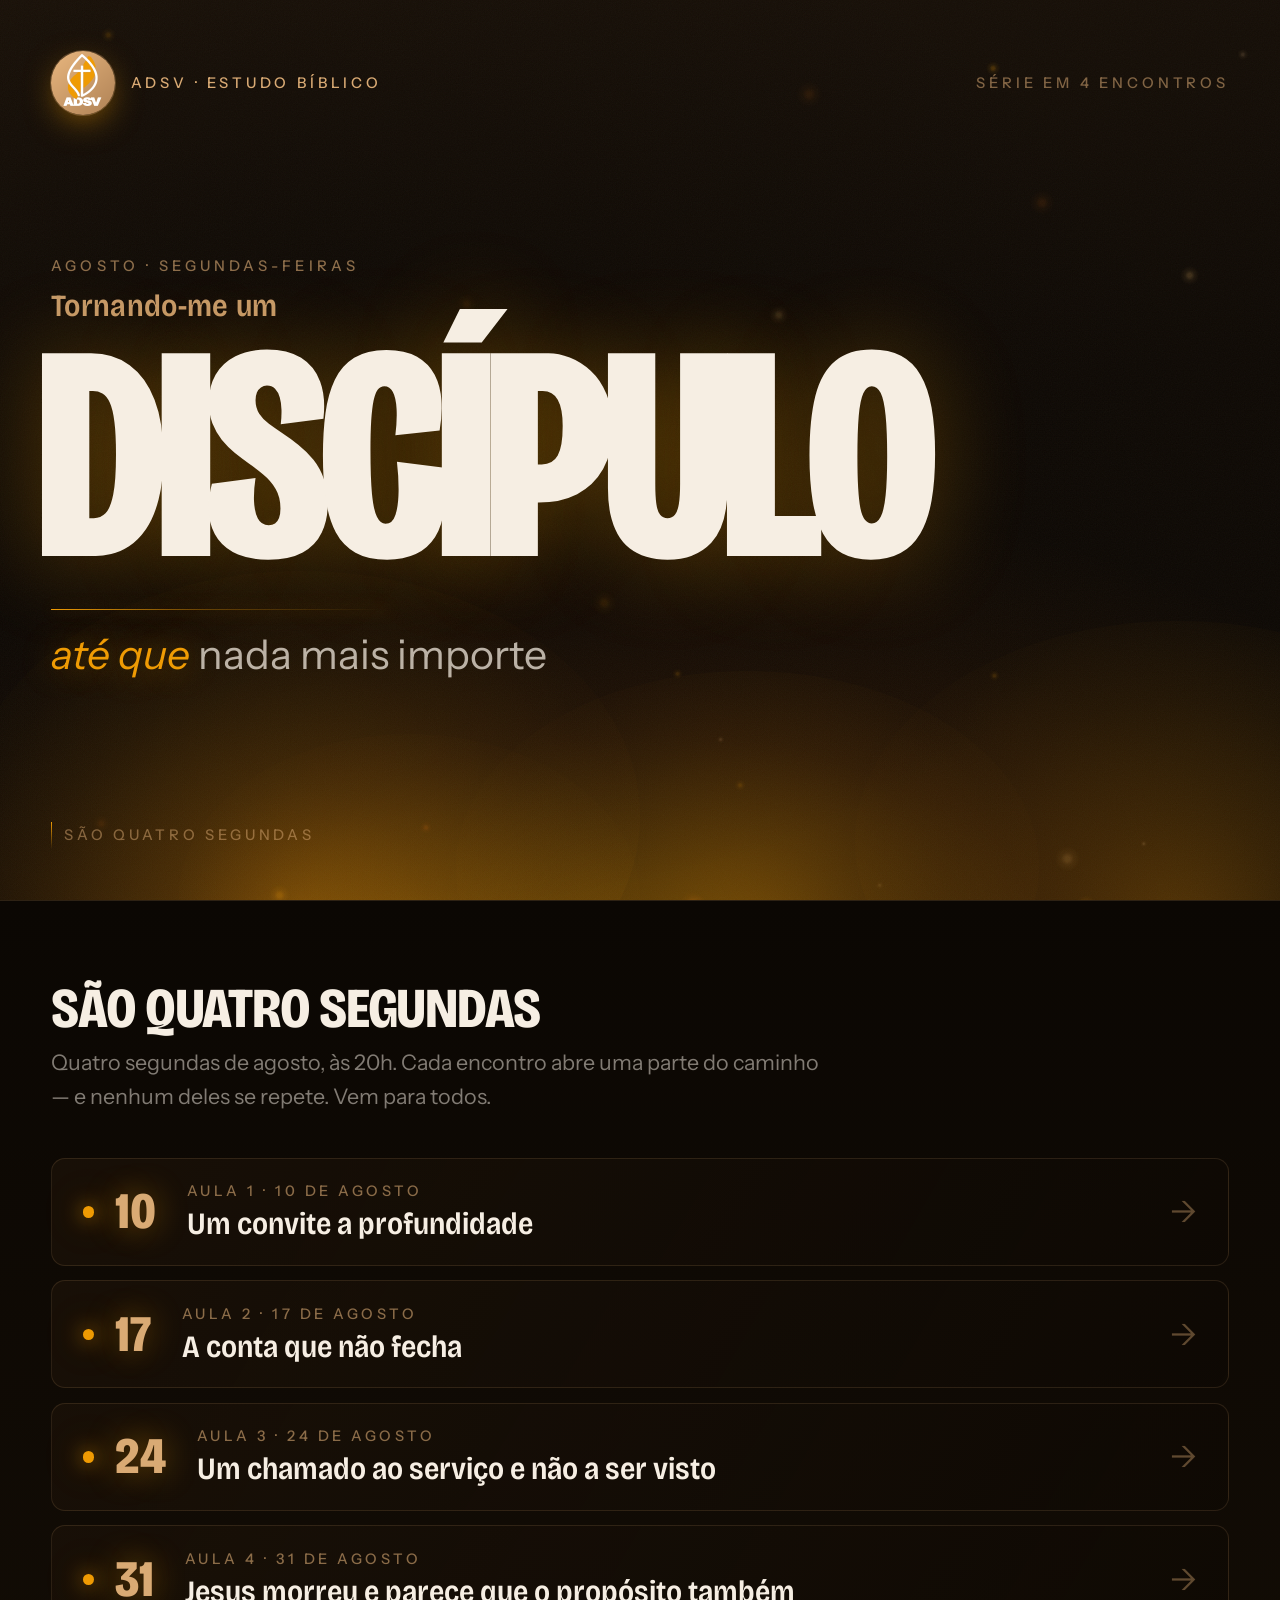
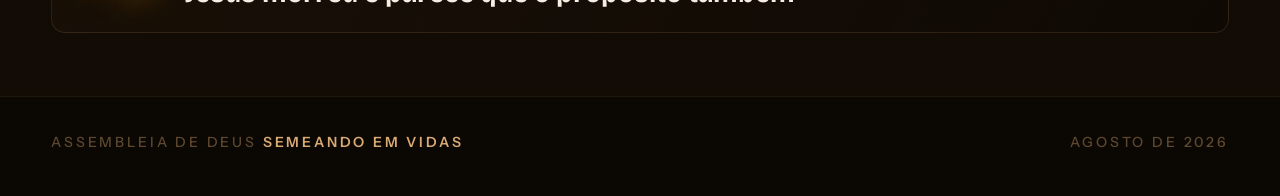
<file: index.html>
<!DOCTYPE html>
<html lang="pt-BR">
<head>
<meta charset="utf-8">
<meta name="viewport" content="width=device-width,initial-scale=1">
<title>Tornando-me um discípulo — ADSV</title>
<meta name="description" content="Série de quatro estudos bíblicos. Assembleia de Deus Semeando em Vidas.">

<!-- Prévia ao colar o link no WhatsApp -->
<meta property="og:title" content="Tornando-me um discípulo">
<meta property="og:description" content="Até que nada mais importe · Série em 4 encontros · ADSV">
<meta property="og:image" content="logo.png">
<meta property="og:type" content="website">
<meta name="theme-color" content="#0E0904">

<link rel="icon" href="logo.png">
<link rel="preconnect" href="https://fonts.googleapis.com">
<link rel="preconnect" href="https://fonts.gstatic.com" crossorigin>
<link href="https://fonts.googleapis.com/css2?family=Bricolage+Grotesque:opsz,wdth,wght@12..96,75..100,400;12..96,75..100,600;12..96,75..100,800&family=Instrument+Sans:wght@400;500;600&display=swap" rel="stylesheet">
<link rel="stylesheet" href="base.css">

<style>
  /* ================= CAPA ================= */
  .capa{
    position:relative;
    min-height:100svh;
    display:flex; flex-direction:column;
    padding:var(--pad);
    background:linear-gradient(168deg,#1A1108 0%,#0E0904 52%,#0B0703 100%);
    overflow:hidden;
  }
  .capa::before{
    content:""; position:absolute; inset:0; z-index:1; pointer-events:none;
    background:radial-gradient(120% 100% at 26% 44%,rgba(11,7,3,.6) 0%,rgba(11,7,3,0) 58%);
  }
  .camada{ position:relative; z-index:2; }

  .topo{
    display:flex; align-items:center; justify-content:space-between;
    gap:16px; flex-wrap:wrap;
  }
  .marca{ display:flex; align-items:center; gap:clamp(10px,1.2vw,22px); }
  .marca img{
    width:clamp(44px,5vw,96px); height:auto; border-radius:50%;
    box-shadow:0 0 0 1px rgba(217,170,116,.3),0 10px 34px -8px rgba(239,155,4,.65);
  }
  .marca span,.contador{
    font-size:clamp(9px,1.15vw,19px);
    letter-spacing:.26em; text-transform:uppercase; font-weight:500;
  }
  .marca span{ color:var(--sand); }
  .contador{ color:rgba(217,170,116,.55); }

  .centro{ flex:1; display:flex; flex-direction:column; justify-content:center;
           padding:clamp(40px,6vh,90px) 0; }

  .titulo{
    font-family:var(--display); font-weight:800;
    font-variation-settings:"wdth" 75;
    font-size:clamp(46px,24vw,440px);
    line-height:.8; letter-spacing:-.04em;
    text-transform:uppercase; color:var(--bone);
    white-space:nowrap; margin:clamp(6px,1vh,16px) 0 0 -.05em;
    text-shadow:0 4px 90px rgba(239,155,4,.32);
  }
  @media (max-width:640px){ .titulo{ font-size:17vw; } }

  .centro .eyebrow{ margin-bottom:clamp(10px,1.6vh,26px); }
  .centro .rule{ margin:clamp(22px,3.4vh,52px) 0 clamp(14px,2vh,30px); }

  .desce{
    display:flex; align-items:center; gap:12px;
    font-size:clamp(9px,1.15vw,19px);
    letter-spacing:.26em; text-transform:uppercase;
    color:rgba(217,170,116,.5); font-weight:500;
  }
  .desce i{
    display:block; width:1px; height:clamp(24px,3vh,44px);
    background:linear-gradient(180deg,var(--ember),transparent);
    animation:desliza 2.4s ease-in-out infinite;
  }
  @keyframes desliza{ 0%,100%{opacity:.3;transform:translateY(-4px)} 50%{opacity:1;transform:translateY(4px)} }

  /* ================= AULAS ================= */
  .pecas{
    position:relative;
    padding:clamp(60px,9vh,130px) var(--pad) clamp(50px,7vh,100px);
    background:linear-gradient(180deg,#0B0703 0%,#120C05 100%);
    border-top:1px solid rgba(217,170,116,.14);
  }
  .pecas h2{
    font-family:var(--display); font-weight:800;
    font-variation-settings:"wdth" 82;
    font-size:clamp(26px,4.4vw,72px); line-height:.95;
    text-transform:uppercase; letter-spacing:-.02em;
    color:var(--bone); margin-bottom:clamp(8px,1.2vh,16px);
  }
  .pecas .sub{
    font-size:clamp(15px,1.68vw,28px); line-height:1.55;
    color:rgba(246,238,227,.5); max-width:56ch;
    margin-bottom:clamp(34px,5vh,68px);
  }

  .lista{ display:flex; flex-direction:column; gap:clamp(12px,1.6vh,20px); }

  .peca{
    position:relative; display:grid;
    grid-template-columns:auto 1fr auto;
    align-items:center; gap:clamp(16px,2.4vw,44px);
    padding:clamp(18px,2.6vh,34px) clamp(18px,2.4vw,40px);
    border:1px solid rgba(217,170,116,.14);
    border-radius:14px;
    background:linear-gradient(120deg,rgba(26,17,8,.85),rgba(14,9,4,.6));
    transition:border-color .3s ease, transform .3s ease, background .3s ease;
  }

  /* liberada */
  .peca.aberta{ cursor:pointer; }
  .peca.aberta:hover{
    border-color:rgba(239,155,4,.5);
    transform:translateY(-3px);
    background:linear-gradient(120deg,rgba(40,26,10,.9),rgba(18,12,5,.7));
  }
  .peca.aberta:hover .seta{ transform:translateX(6px); color:var(--ember); }
  .peca.aberta:hover .num{ color:var(--bone); }

  /* travada */
  .peca.travada{ opacity:.45; cursor:default; }

  .marcador{ display:flex; align-items:center; gap:clamp(12px,1.6vw,26px); }
  .ponto{
    width:clamp(10px,.9vw,15px); aspect-ratio:1; border-radius:50%;
    background:var(--bark); box-shadow:inset 0 0 0 1px rgba(217,170,116,.3);
    flex-shrink:0;
  }
  .peca.aberta .ponto{
    background:var(--ember);
    box-shadow:0 0 20px rgba(239,155,4,.9),0 0 48px rgba(239,155,4,.45);
    animation:pulsa 2.8s ease-in-out infinite;
  }
  @keyframes pulsa{ 0%,100%{opacity:1} 50%{opacity:.58} }

  .num{
    font-family:var(--display); font-weight:800;
    font-variation-settings:"wdth" 82;
    font-size:clamp(33px,4vw,68px); line-height:1;
    color:rgba(217,170,116,.4); transition:color .3s ease;
  }
  .peca.aberta .num{ color:var(--sand); text-shadow:0 0 32px rgba(239,155,4,.45); }

  .info .rotulo{
    font-size:clamp(10px,1.14vw,17px); letter-spacing:.24em;
    text-transform:uppercase; color:rgba(217,170,116,.6);
    font-weight:500; margin-bottom:6px;
  }
  .info .nome{
    font-family:var(--display); font-weight:600;
    font-variation-settings:"wdth" 88;
    font-size:clamp(18px,2.42vw,40px); line-height:1.14;
    color:var(--bone);
  }
  .info .nome.vazio{ color:rgba(246,238,227,.28); font-style:italic; }

  .seta{
    font-size:clamp(23px,2.5vw,38px); color:rgba(217,170,116,.4);
    transition:transform .3s ease,color .3s ease;
  }
  .cadeado{ font-size:clamp(14px,1.5vw,22px); color:rgba(217,170,116,.35); }

  /* ================= RODAPÉ ================= */
  footer{
    padding:clamp(30px,4vh,54px) var(--pad) clamp(40px,5vh,70px);
    border-top:1px solid rgba(217,170,116,.1);
    display:flex; justify-content:space-between; align-items:center;
    gap:16px; flex-wrap:wrap;
    font-size:clamp(10px,1.1vw,16px);
    letter-spacing:.2em; text-transform:uppercase;
    color:rgba(217,170,116,.4); font-weight:500;
  }
  footer b{ color:var(--sand); font-weight:600; }
</style>
</head>
<body>

<!-- ===================== CAPA ===================== -->
<header class="capa">
  <div class="fogo">
    <div class="heat"><i></i><i></i><i></i><i></i></div>
    <canvas></canvas>
    <div class="brasa-glow"></div>
  </div>
  <div class="grao"></div>

  <div class="camada topo">
    <div class="marca">
      <img src="logo.png" alt="Logo ADSV">
      <span>ADSV · Estudo bíblico</span>
    </div>
    <div class="contador">Série em 4 encontros</div>
  </div>

  <div class="camada centro">
    <div class="eyebrow">Agosto · Segundas-feiras</div>
    <div class="kicker">Tornando-me um</div>
    <h1 class="titulo">Discípulo</h1>
    <div class="rule"></div>
    <div class="hook"><em>até que</em> nada mais importe</div>
  </div>

  <a class="camada desce" href="#pecas">
    <i></i> São quatro segundas
  </a>
</header>

<!-- ===================== AULAS ===================== -->
<main class="pecas" id="pecas">
  <h2>São quatro segundas</h2>
  <p class="sub">
    Quatro segundas de agosto, às 20h. Cada encontro abre uma parte do caminho —
    e nenhum deles se repete. Vem para todos.
  </p>
  <div class="lista" id="lista"></div>
</main>

<footer>
  <div>Assembleia de Deus <b>Semeando em Vidas</b></div>
  <div>Agosto de 2026</div>
</footer>

<script>
/* ═══════════════════════════════════════════════════════════
   PAINEL DE CONTROLE DA SÉRIE

   Para liberar um encontro: troque  liberado: false  por  true
   Para dar nome à aula:     preencha o campo  titulo

   Aula travada NÃO mostra o título — é o que protege a surpresa.
   Aula já liberada continua aberta para sempre.
   ═══════════════════════════════════════════════════════════ */
const ENCONTROS = [
  { aula:1, dia:'10', data:'10 de agosto', titulo:'Um convite a profundidade', arquivo:'01-encontro.html', liberado:true  },
  { aula:2, dia:'17', data:'17 de agosto', titulo:'A conta que não fecha', arquivo:'02-encontro.html', liberado:true },
  { aula:3, dia:'24', data:'24 de agosto', titulo:'Um chamado ao serviço e não a ser visto', arquivo:'03-encontro.html', liberado:true },
  { aula:4, dia:'31', data:'31 de agosto', titulo:'Jesus morreu e parece que o propósito também', arquivo:'04-encontro.html', liberado:true }
];

/* ─────────── daqui para baixo não precisa mexer ─────────── */
(function(){
  const lista = document.getElementById('lista');

  ENCONTROS.forEach(function(e){
    const aberto = e.liberado;
    const el = document.createElement(aberto ? 'a' : 'div');
    el.className = 'peca ' + (aberto ? 'aberta' : 'travada');

    if (aberto){
      el.href = e.arquivo;
    } else {
      el.setAttribute('aria-disabled', 'true');
    }

    const nome = aberto
      ? (e.titulo
          ? '<div class="nome">' + e.titulo + '</div>'
          : '<div class="nome vazio">Título a definir</div>')
      : '<div class="nome vazio">Ainda não revelada</div>';

    el.innerHTML =
      '<div class="marcador">' +
        '<div class="ponto"></div>' +
        '<div class="num">' + e.dia + '</div>' +
      '</div>' +
      '<div class="info">' +
        '<div class="rotulo">Aula ' + e.aula + ' · ' + e.data + '</div>' +
        nome +
      '</div>' +
      (aberto ? '<div class="seta">→</div>' : '<div class="cadeado">✕</div>');

    lista.appendChild(el);
  });
})();
</script>
<script src="fogo.js"></script>
</body>
</html>
</file>
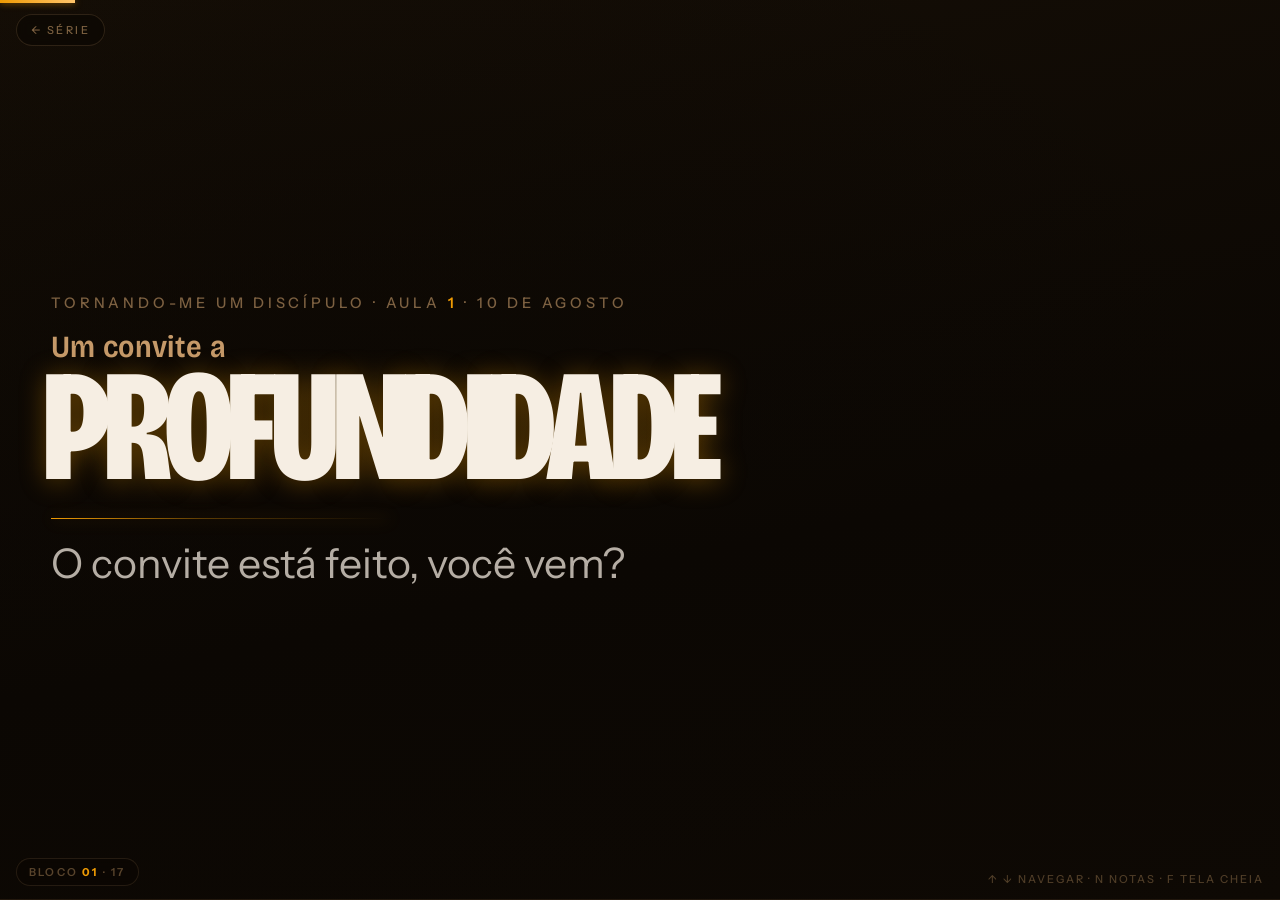
<file: 01-encontro.html>
<!DOCTYPE html>
<html lang="pt-BR">
<head>
<meta charset="utf-8">
<meta name="viewport" content="width=device-width,initial-scale=1">
<title>Aula 1 — Um convite a profundidade</title>
<meta name="theme-color" content="#0E0904">
<meta property="og:title" content="Aula 1 — Um convite a profundidade">
<meta property="og:description" content="Tornando-me um discípulo · 10 de agosto · ADSV">
<meta property="og:image" content="logo.png">
<link rel="icon" href="logo.png">
<link rel="preconnect" href="https://fonts.googleapis.com">
<link rel="preconnect" href="https://fonts.gstatic.com" crossorigin>
<link href="https://fonts.googleapis.com/css2?family=Bricolage+Grotesque:opsz,wdth,wght@12..96,75..100,400;12..96,75..100,600;12..96,75..100,800&family=Instrument+Sans:wght@400;500;600&display=swap" rel="stylesheet">
<link rel="stylesheet" href="base.css">

<style>
  body{ background:#0B0703; }

  /* ---------- trilho de seções ---------- */
  #trilho{ height:100svh; overflow-y:auto; scroll-snap-type:y mandatory; }

  .cena{
    position:relative; scroll-snap-align:start;
    min-height:100svh; display:flex; flex-direction:column; justify-content:center;
    padding:calc(var(--pad) + 30px) var(--pad) calc(var(--pad) + 46px);
    background:linear-gradient(168deg,#150E06 0%,#0B0703 60%,#0E0904 100%);
    border-bottom:1px solid rgba(217,170,116,.07);
    overflow:hidden;
    /* o navegador nem desenha o bloco que está fora da tela */
    content-visibility:auto;
    contain-intrinsic-size:auto 100svh;
  }
  .cena > *{ position:relative; z-index:2; }
  .cena .fogo,.cena .grao,.cena .brasa-glow{ z-index:0; }
  .cena::before{
    content:""; position:absolute; inset:0; z-index:1; pointer-events:none;
    background:radial-gradient(120% 100% at 28% 46%,rgba(11,7,3,.62) 0%,rgba(11,7,3,0) 60%);
  }

  .interna{ width:100%; max-width:1180px; margin:0 auto; }

  /* ---------- tipos de cena ---------- */
  .marcador{
    font-size:clamp(10px,1.14vw,18px); letter-spacing:.26em; text-transform:uppercase;
    color:rgba(217,170,116,.55); font-weight:500; margin-bottom:clamp(14px,2vh,28px);
  }
  .marcador b{ color:var(--ember); font-weight:600; }

  .gigante{
    font-family:var(--display); font-weight:800; font-variation-settings:"wdth" 75;
    font-size:clamp(46px,24vw,420px); line-height:.8; letter-spacing:-.04em;
    text-transform:uppercase; color:var(--bone); white-space:nowrap;
    margin-left:-.05em; text-shadow:0 2px 26px rgba(239,155,4,.34);
  }
  @media (max-width:700px){ .gigante{ font-size:18vw; } }

  h2.cabeca{
    font-family:var(--display); font-weight:800; font-variation-settings:"wdth" 80;
    font-size:clamp(30px,6vw,96px); line-height:.95; letter-spacing:-.025em;
    text-transform:uppercase; color:var(--bone);
  }

  .frase{
    font-family:var(--display); font-weight:600; font-variation-settings:"wdth" 88;
    font-size:clamp(23px,4.05vw,70px); line-height:1.16; color:var(--ember-hi);
    text-shadow:0 0 20px rgba(239,155,4,.5);
    max-width:20ch;
  }

  .corpo{
    font-size:clamp(17px,1.9vw,33px); line-height:1.58;
    color:rgba(246,238,227,.82); max-width:62ch;
  }
  .corpo + .corpo{ margin-top:.9em; }

  ul.pontos{ list-style:none; max-width:64ch; }
  ul.pontos li{
    position:relative; padding-left:clamp(22px,2.2vw,38px);
    margin-bottom:clamp(14px,2vh,26px);
    font-size:clamp(16px,1.85vw,32px); line-height:1.48;
    color:rgba(246,238,227,.86);
  }
  ul.pontos li::before{
    content:""; position:absolute; left:0; top:.62em;
    width:clamp(7px,.7vw,11px); aspect-ratio:1; border-radius:50%;
    background:var(--ember); box-shadow:0 0 7px rgba(239,155,4,.8);
  }
  ul.pontos li b{ color:var(--bone); font-weight:600; }

  .ref{
    display:inline-block; margin-top:clamp(18px,2.6vh,34px);
    font-size:clamp(11px,1.18vw,19px); letter-spacing:.22em; text-transform:uppercase;
    color:rgba(217,170,116,.6); font-weight:500;
  }

  /* versículo em tela cheia */
  .respiro{ text-align:center; align-items:center; }
  .respiro .interna{ max-width:900px; }
  .respiro .texto{
    font-family:var(--display); font-weight:400; font-variation-settings:"wdth" 96;
    font-size:clamp(25px,4.45vw,77px); line-height:1.26; color:var(--bone);
    text-shadow:0 0 20px rgba(239,155,4,.3);
  }
  .respiro .fonte{
    margin-top:clamp(20px,3vh,40px);
    font-size:clamp(11px,1.18vw,19px); letter-spacing:.26em;
    text-transform:uppercase; color:var(--ember); font-weight:600;
  }

  /* listas numeradas (perguntas / aplicações) */
  ol.numerada{ list-style:none; counter-reset:n; max-width:66ch; }
  ol.numerada li{
    counter-increment:n; position:relative;
    padding-left:clamp(40px,4vw,74px); margin-bottom:clamp(16px,2.2vh,30px);
    font-size:clamp(16px,1.85vw,32px); line-height:1.48; color:rgba(246,238,227,.86);
  }
  ol.numerada li::before{
    content:counter(n); position:absolute; left:0; top:-.08em;
    font-family:var(--display); font-weight:800; font-variation-settings:"wdth" 82;
    font-size:clamp(28px,3.25vw,57px); line-height:1;
    color:rgba(239,155,4,.45);
  }

  /* desafio */
  .caixa{
    border:1px solid rgba(239,155,4,.35); border-radius:16px;
    background:linear-gradient(120deg,rgba(40,26,10,.6),rgba(14,9,4,.4));
    padding:clamp(22px,3.4vw,56px); max-width:64ch;
  }

  /* música */
  .video{
    position:relative; width:100%; max-width:1000px;
    aspect-ratio:16/9; border-radius:14px; overflow:hidden;
    border:1px solid rgba(217,170,116,.2);
    box-shadow:0 30px 80px -30px rgba(0,0,0,.9);
  }
  .video iframe{ position:absolute; inset:0; width:100%; height:100%; border:0; }

  /* versículos de apoio no rodapé da tela */
  .versos-pe{
    position:absolute; left:var(--pad); right:var(--pad);
    bottom:calc(var(--pad) + 4px); z-index:3;
    display:flex; flex-wrap:wrap; justify-content:center;
    gap:clamp(18px,3.2vw,58px);
    text-align:left;
  }
  .versos-pe p{
    max-width:42ch; margin:0;
    font-size:clamp(12px,1.14vw,19px); line-height:1.48;
    color:rgba(246,238,227,.5);
  }
  .versos-pe span{
    display:block; margin-top:.45em;
    font-size:.85em; letter-spacing:.2em; text-transform:uppercase;
    color:rgba(217,170,116,.62); font-weight:600;
  }
  @media (max-width:900px){
    .versos-pe{ position:static; margin-top:clamp(30px,4vh,52px); }
  }

  /* passagem bíblica em duas colunas */
  .passagem{
    column-count:2; column-gap:clamp(26px,3.2vw,58px);
    max-width:1180px;
    font-size:clamp(13px,1.15vw,20px); line-height:1.5;
    color:rgba(246,238,227,.8);
  }
  .passagem p{ margin:0 0 .46em; break-inside:avoid; }
  .passagem p.fala{ padding-left:1.15em; color:var(--ember-hi); }
  .passagem sup{
    color:var(--ember); font-weight:600; font-size:.72em;
    margin-right:.3em; vertical-align:.42em;
  }
  .credito{
    margin-top:clamp(10px,1.4vh,18px);
    font-size:clamp(9px,.95vw,14px); letter-spacing:.2em;
    text-transform:uppercase; color:rgba(217,170,116,.38); font-weight:500;
  }
  @media (max-width:900px){ .passagem{ column-count:1; } }

  /* rede de pesca decorativa */
  .rede{
    position:absolute; inset:0; z-index:1; pointer-events:none; opacity:.55;
    background-image:
      repeating-linear-gradient(45deg,rgba(217,170,116,.10) 0 1px,transparent 1px 48px),
      repeating-linear-gradient(-45deg,rgba(217,170,116,.10) 0 1px,transparent 1px 48px);
    -webkit-mask-image:radial-gradient(115% 85% at 80% 50%,#000 0%,rgba(0,0,0,0) 66%);
            mask-image:radial-gradient(115% 85% at 80% 50%,#000 0%,rgba(0,0,0,0) 66%);
  }

  /* ---------- barra de progresso e navegação ---------- */
  #barra{
    position:fixed; top:0; left:0; height:3px; width:0%;
    background:linear-gradient(90deg,var(--ember),var(--ember-hi));
    box-shadow:0 0 7px rgba(239,155,4,.7); z-index:50;
    transition:width .25s ease;
  }
  #voltar{
    position:fixed; top:14px; left:16px; z-index:50;
    font-size:11px; letter-spacing:.22em; text-transform:uppercase;
    color:rgba(217,170,116,.55); font-weight:500;
    background:rgba(11,7,3,.6); padding:8px 14px; border-radius:999px;
    border:1px solid rgba(217,170,116,.16); backdrop-filter:blur(6px);
  }
  #voltar:hover{ color:var(--ember); border-color:rgba(239,155,4,.4); }

  #ajuda{
    position:fixed; bottom:14px; right:16px; z-index:50;
    font-size:11px; letter-spacing:.18em; text-transform:uppercase;
    color:rgba(217,170,116,.32); font-weight:500; text-align:right;
    transition:opacity .6s ease; pointer-events:none;
  }

  /* numeração dos blocos — mesmo padrão das aulas 2 em diante */
  #bloco{
    position:fixed; bottom:14px; left:16px; z-index:50;
    font-size:11px; letter-spacing:.2em; text-transform:uppercase;
    color:rgba(217,170,116,.38); font-weight:600;
    background:rgba(11,7,3,.55); padding:6px 12px; border-radius:999px;
    border:1px solid rgba(217,170,116,.13); backdrop-filter:blur(6px);
    pointer-events:none;
  }
  #bloco b{ color:var(--ember); font-weight:800; }

  /* fragmento escondido */
  .escondido{
    font-family:var(--display); font-weight:800; font-variation-settings:"wdth" 82;
    font-size:clamp(18px,1.8vw,30px); letter-spacing:.26em; text-transform:uppercase;
    color:rgba(217,170,116,.5);
    position:absolute; right:var(--pad); bottom:calc(var(--pad) + 10px); z-index:3;
    user-select:text;
  }

  /* 90% assiste por celular: um pouco mais de presença em tela pequena */
  @media (max-width:900px){
    .escondido{ font-size:19px; color:rgba(217,170,116,.52); }
  }

  /* telas largas: listas em duas colunas para ocupar o espaço */
  @media (min-width:1150px){
    ul.pontos, ol.numerada{
      max-width:100%;
      column-count:2; column-gap:clamp(38px,3.8vw,78px);
    }
    ul.pontos li, ol.numerada li{ break-inside:avoid; }
    .corpo{ max-width:52ch; }
  }

  @media (max-width:900px){
    #trilho{ height:auto; overflow:visible; scroll-snap-type:none; }
    .cena{ min-height:auto; padding-top:calc(var(--pad) + 50px); padding-bottom:calc(var(--pad) + 30px); }
    #ajuda{ display:none; }
  }
</style>
</head>
<body>

<div id="barra"></div>
<a id="voltar" href="index.html">← Série</a>
<div id="ajuda">↑ ↓ navegar · N notas · F tela cheia</div>

<div id="trilho">

  <!-- 1 · CAPA -->
  <section class="cena" data-nota="Abertura. Dar tempo para a galera entrar. Avisar que há algo escondido nas páginas do curso — sem dizer o quê.">
    <div class="fogo"><div class="heat"><i></i><i></i><i></i><i></i></div><canvas></canvas><div class="brasa-glow"></div></div>
    <div class="grao"></div>
    <div class="interna">
      <div class="marcador">Tornando-me um discípulo · Aula <b>1</b> · 10 de agosto</div>
      <div class="kicker">Um convite a</div>
      <div class="gigante" style="font-size:clamp(30px,12.4vw,238px)">Profundidade</div>
      <div class="rule" style="margin:clamp(20px,3vh,40px) 0 clamp(14px,2vh,26px)"></div>
      <div class="hook">O convite está feito, você vem?</div>
    </div>
  </section>

  <!-- 2 · OBJETIVO -->
  <section class="cena" data-nota="Ler devagar. Este é o contrato da noite.">
    <div class="interna">
      <div class="marcador">Objetivo</div>
      <p class="frase" style="max-width:26ch">Seguir Jesus é um convite progressivo à profundidade.</p>
      <p class="corpo" style="margin-top:clamp(22px,3vh,42px)">
        E em cada passo mais fundo a própria experiência deixa de ser o critério —
        restando apenas a palavra de quem o chamou.
      </p>
    </div>
    <span class="escondido">Ainda</span>
  </section>

  <!-- 3 · TEXTO -->
  <section class="cena" style="padding-top:calc(var(--pad) + 2px);padding-bottom:calc(var(--pad) + 6px)" data-nota="Alguém lê em voz alta, do começo ao fim. Não comentar durante a leitura — os tópicos vêm depois.">
    <div class="interna">
      <div class="marcador">Texto de hoje · <b>Lucas 5.1-11</b></div>
      <h2 class="cabeca" style="font-size:clamp(20px,2.85vw,42px);margin-bottom:clamp(12px,1.7vh,22px)">Jesus chama os primeiros discípulos</h2>
      <div class="passagem">
        <p><sup>1</sup>Certo dia, Jesus estava perto do lago de Genesaré, e uma multidão o comprimia de todos os lados para ouvir a palavra de Deus.</p>
        <p><sup>2</sup>Então, ele viu à beira do lago dois barcos, deixados ali pelos pescadores, que estavam lavando as suas redes.</p>
        <p><sup>3</sup>Entrando em um dos barcos, o que pertencia a Simão, pediu-lhe que o afastasse um pouco da praia. Então, sentou-se e, do barco, ensinava o povo.</p>
        <p><sup>4</sup>Tendo acabado de falar, disse a Simão:</p>
        <p class="fala">— Vá para onde as águas são mais fundas, e lancem as redes para a pesca.</p>
        <p><sup>5</sup>Simão respondeu:</p>
        <p class="fala">— Mestre, trabalhamos muito a noite inteira e não pegamos nada. Mas, porque és tu quem está dizendo isto, vou lançar as redes.</p>
        <p><sup>6</sup>Quando o fizeram, pegaram tal quantidade de peixes que as redes começaram a se romper.</p>
        <p><sup>7</sup>Então, fizeram sinais aos seus companheiros no outro barco para que viessem ajudá-los. Eles vieram e encheram ambos os barcos, a ponto de começarem a afundar.</p>
        <p><sup>8</sup>Quando Simão Pedro viu isso, ajoelhou-se aos pés de Jesus e disse:</p>
        <p class="fala">— Afasta-te de mim, Senhor, porque sou um homem pecador!</p>
        <p><sup>9</sup>Pois ele e todos os seus companheiros estavam perplexos com a pesca que haviam feito,</p>
        <p><sup>10</sup>como também Tiago e João, os filhos de Zebedeu, que eram sócios de Simão. Jesus disse a Simão:</p>
        <p class="fala">— Não tenha medo; de agora em diante, você será pescador de homens.</p>
        <p><sup>11</sup>Eles, então, arrastaram os seus barcos para a praia, deixaram tudo e o seguiram.</p>
      </div>
      <div class="credito">Nova Versão Internacional · NVI</div>
    </div>
  </section>

  <!-- 4 · CONTEXTO -->
  <section class="cena" data-nota="Contexto rápido. Não alongar — o peso da noite está nos tópicos.">
    <div class="rede" aria-hidden="true"></div>
    <div class="grao"></div>
    <div class="interna">
      <div class="marcador">Contexto</div>
      <ul class="pontos">
        <li>Lago de <b>Genesaré</b> — o mesmo mar da Galileia, cercado de vilarejos que viviam da pesca.</li>
        <li>Na Galileia, pescava-se <b>à noite</b>, e não de manhã.</li>
        <li>Simão não estava sozinho: Tiago e João eram <b>sócios</b> dele. O chamado alcança um time inteiro, e não um homem só.</li>
        <li>O povo se apertava para ouvir. Jesus precisa de um púlpito e escolhe <b>o barco de um homem cansado</b>.</li>
        <li>No v. 5 Pedro chama Jesus de <b>Mestre</b>. Depois da pesca, no v. 8, já chama de <b>Senhor</b>.</li>
        <li>Logo depois deste episódio, Lucas narra a cura do leproso, a do paralítico e o chamado de Levi. Uma sequência de chamados — e este é o primeiro.</li>
      </ul>
    </div>
    <span class="escondido">E descobri</span>
  </section>

  <!-- 5 · TÓPICO 1 -->
  <section class="cena respiro" data-nota="Tópico 1. A pergunta das redes lavadas é o gancho — deixar no ar alguns segundos antes de responder. Os dois versículos do rodapé são a base: ler só se alguém perguntar de onde vem isso.">
    <div class="fogo"><div class="heat"><i></i><i></i></div><canvas></canvas></div>
    <div class="interna">
      <div class="marcador">Tópico <b>1</b> · Lucas 5.2-3</div>
      <p class="frase" style="font-size:clamp(27px,4.9vw,86px);max-width:17ch;margin:0 auto">O dia de frustração não pode determinar uma vida de desleixo.</p>
    </div>
    <div class="versos-pe">
      <p>Assim, quer vocês comam, quer bebam, quer façam qualquer outra coisa, façam tudo para a glória de Deus.<span>1 Coríntios 10.31 · NVI</span></p>
      <p>Tudo o que fizerem, façam de todo o coração, como para o Senhor, não para os homens, sabendo que receberão do Senhor a recompensa da herança, pois é a Cristo, o Senhor, a quem vocês servem.<span>Colossenses 3.23-24 · NVI</span></p>
    </div>
  </section>

  <section class="cena" data-nota="Deixar a pergunta respirar. Se não pegaram nada, por que lavar as redes?">
    <div class="interna">
      <div class="marcador">Tópico 1</div>
      <ul class="pontos">
        <li>Eles estão <b>lavando as redes</b>. Se não pegaram nada, por que lavar?</li>
        <li>Deus chama grandes homens fazendo <b>pequenas coisas com excelência</b>. Quer ser grande? Faça pequenas coisas como se fossem grandes.</li>
        <li>Jesus pede o barco emprestado. Primeiro Ele usa a vida de Simão para <b>falar ao povo</b>.</li>
      </ul>
      <span class="ref">Lucas 5.2-3</span>
    </div>
  </section>

  <!-- 6 · RESPIRO -->
  <section class="cena respiro" data-nota="Silêncio. Não falar por cima.">
    <div class="fogo"><div class="heat"><i></i><i></i><i></i></div><canvas></canvas></div>
    <div class="interna">
      <p class="texto">Entrando em um dos barcos, o que pertencia a Simão, pediu-lhe que o afastasse um pouco da praia.</p>
      <div class="fonte">Lucas 5.3 · NVI</div>
    </div>
  </section>

  <!-- 7 · TÓPICO 2 -->
  <section class="cena" data-nota="Tópico 2. O centro da noite. Estabelecer primeiro que a ordem era tecnicamente errada.">
    <div class="fogo"><div class="heat"><i></i><i></i><i></i></div><canvas></canvas><div class="brasa-glow"></div></div>
    <div class="interna">
      <div class="marcador">Tópico <b>2</b> · Lucas 5.4</div>
      <p class="frase" style="max-width:24ch">A provisão não está onde a sua experiência sinaliza, ela está onde Deus estabelece.</p>
    </div>
  </section>

  <section class="cena" data-nota="A imagem do mar é ILUSTRAÇÃO. Dizer 'pensa comigo', nunca 'a Bíblia ensina'.">
    <div class="interna">
      <div class="marcador">Tópico 2</div>
      <ul class="pontos">
        <li>A hora de pescar na Galileia era <b>à noite</b>. Jesus manda ir de manhã, e para o <b>lugar mais fundo</b>.</li>
        <li>Há um <b>processo</b> em sequência: no v. 3, afastar o barco um pouco da praia. No v. 4, ir ao mais profundo.</li>
        <li>Primeiro Jesus usa a sua vida para <b>falar aos homens</b>; depois usa o profundo para <b>falar com você</b>.</li>
        <li>Acalme o seu coração. É só um processo sendo estabelecido.</li>
      </ul>
      <span class="ref">Lucas 5.4</span>
    </div>
    <span class="escondido">Sozinho</span>
  </section>

  <!-- 8 · RESPIRO -->
  <section class="cena respiro" data-nota="Segundo respiro. Ler junto, em voz alta.">
    <div class="fogo"><div class="heat"><i></i><i></i><i></i></div><canvas></canvas></div>
    <div class="interna">
      <p class="texto">Vá para onde as águas são mais fundas, e lancem as redes para a pesca.</p>
      <div class="fonte">Lucas 5.4 · NVI</div>
    </div>
  </section>

  <!-- 9 · TÓPICO 3 -->
  <section class="cena" data-nota="Tópico 3. Segurar a aplicação. A pergunta 'o que você precisa deixar?' é do dia 17.">
    <div class="fogo"><div class="heat"><i></i><i></i><i></i><i></i></div><canvas></canvas></div>
    <div class="interna">
      <div class="marcador">Tópico <b>3</b> · Lucas 5.5-6</div>
      <p class="frase" style="max-width:16ch">O que mudou? Agora há uma palavra.</p>
    </div>
  </section>

  <section class="cena" data-nota="Fazer as três perguntas em sequência, rápido, esperando resposta da galera.">
    <div class="interna">
      <div class="marcador">Tópico 3</div>
      <ul class="pontos">
        <li>Há algo intrigante aqui. <b>O que mudou?</b></li>
        <li>Antes tinha barco? Antes tinha Pedro? Antes tinha rede?</li>
        <li>O que fez Pedro lançar a rede não foi apenas a palavra de Jesus — foi <b>a palavra</b>.</li>
        <li>E diante da pesca, Pedro não comemora. Ele se ajoelha: <b>“afasta-te de mim, Senhor, porque sou um homem pecador.”</b></li>
      </ul>
      <span class="ref">Lucas 5.5-6, 8</span>
    </div>
  </section>

  <!-- 10 · RESPIRO -->
  <section class="cena respiro" data-nota="O verso da noite. Deixar na tela enquanto conclui o tópico.">
    <div class="fogo"><div class="heat"><i></i><i></i><i></i></div><canvas></canvas></div>
    <div class="interna">
      <p class="texto">Mas, porque és tu quem está dizendo isto, vou lançar as redes.</p>
      <div class="fonte">Lucas 5.5b · NVI</div>
    </div>
  </section>

  <!-- 11 · CONVERSAR E APLICAR -->
  <section class="cena" data-nota="Abrir os microfones. Cada item é pergunta e tarefa: deixe responderem antes de ler a parte em destaque.">
    <div class="interna">
      <div class="marcador">Para conversar <b>e</b> levar para a semana</div>
      <ol class="numerada">
        <li>Por que aqueles homens estavam lavando as redes depois de uma noite inteira sem pegar nada? <b>Cuide bem, esta semana, de uma tarefa pequena e sem plateia.</b></li>
        <li>Qual foi a última vez que você obedeceu a algo sem entender? <b>Antes da próxima decisão importante, pergunte primeiro o que a Escritura diz.</b></li>
        <li>Se a experiência deixa de ser o critério, o que sobra para decidir? <b>Escreva o nome de um lugar onde a sua experiência já concluiu que não adianta.</b></li>
        <li>Pedro tinha toda a razão técnica para dizer não. Por que você acha que ele lançou a rede mesmo assim? <b>Lance a sua uma vez, nesta semana.</b></li>
      </ol>
    </div>
    <span class="escondido">Quase</span>
  </section>

  <!-- 13 · DESAFIO -->
  <section class="cena respiro" data-nota="O desafio é o que mantém a aula viva até o dia 17. Pedir que anotem.">
    <div class="fogo"><div class="heat"><i></i><i></i><i></i></div><canvas></canvas><div class="brasa-glow"></div></div>
    <div class="interna">
      <div class="marcador">Desafio da semana</div>
      <div class="caixa" style="margin:0 auto">
        <p class="frase" style="font-size:clamp(19px,2.9vw,46px);max-width:24ch;margin:0 auto">
          Lance a rede uma vez, onde a sua experiência já disse não.
        </p>
        <p class="corpo" style="margin:clamp(18px,2.4vh,32px) auto 0">
          Pode ser a conversa que você já desistiu de ter, a pessoa por quem você parou de orar,
          a matéria que você já decidiu que não entra na sua cabeça. Escolha uma, faça uma vez,
          e anote o que aconteceu para contar no dia 17.
        </p>
      </div>
    </div>
  </section>

  <!-- 14 · MÚSICA -->
  <section class="cena respiro" data-nota="ATENÇÃO: marcar 'compartilhar áudio da guia' no Meet ANTES de dar play. Não comentar a letra.">
    <div class="fogo"><div class="heat"><i></i><i></i><i></i></div><canvas></canvas></div>
    <div class="interna">
      <div class="marcador">Canção da semana</div>
      <h2 class="cabeca" style="font-size:clamp(24px,4vw,60px);margin-bottom:clamp(20px,3vh,36px)">Uma Vez · fhop music</h2>
      <div class="video" style="margin:0 auto">
        <iframe src="https://www.youtube-nocookie.com/embed/fOBGrF-bQbA"
                title="Uma Vez — fhop music"
                allow="accelerometer; clipboard-write; encrypted-media; gyroscope; picture-in-picture; web-share"
                referrerpolicy="strict-origin-when-cross-origin"
                allowfullscreen loading="lazy"></iframe>
      </div>
    </div>
  </section>

  <!-- 15 · ENCERRAMENTO -->
  <section class="cena respiro" data-nota="Ler o v.11, descrever a cena da praia, fazer a pergunta e ENCERRAR. Não responder.">
    <div class="fogo"><div class="heat"><i></i><i></i><i></i><i></i></div><canvas></canvas></div>
    <div class="interna">
      <div class="marcador">A pergunta que não quer calar</div>
      <p class="texto" style="font-size:clamp(20px,3.2vw,52px)">
        Eles, então, arrastaram os seus barcos para a praia, deixaram tudo e o seguiram.
      </p>
      <div class="fonte">Lucas 5.11a · NVI</div>
      <p class="frase" style="max-width:100%;margin-top:clamp(36px,5vh,80px);font-size:clamp(21px,3.4vw,56px)">
        O que levou aqueles homens a deixarem tudo?
      </p>
      <p class="corpo" style="margin:clamp(24px,3vh,44px) auto 0;text-align:center;color:rgba(217,170,116,.55)">
        Segunda que vem, dia 17.
      </p>
    </div>
    <span class="escondido">Talvez</span>
  </section>

</div>

<script src="fogo.js"></script>
<script>
(function(){
  var trilho = document.getElementById('trilho');
  var cenas = Array.prototype.slice.call(document.querySelectorAll('.cena'));
  var barra = document.getElementById('barra');
  var ajuda = document.getElementById('ajuda');
  var atual = 0;
  var notasWin = null;

  function desktop(){ return window.innerWidth > 900; }

  function marcarProgresso(){
    barra.style.width = ((atual + 1) / cenas.length * 100) + '%';
  }

  function irPara(i){
    if (i < 0 || i >= cenas.length) return;
    atual = i;
    cenas[i].scrollIntoView({ behavior:'smooth', block:'start' });
    marcarProgresso();
    atualizarNotas();
  }

  /* acompanha a rolagem manual também */
  if ('IntersectionObserver' in window){
    var io = new IntersectionObserver(function(ents){
      ents.forEach(function(e){
        if (e.isIntersecting){
          atual = cenas.indexOf(e.target);
          marcarProgresso();
          atualizarNotas();
        }
      });
    }, { threshold:0.5 });
    cenas.forEach(function(c){ io.observe(c); });
  }

  /* ---- painel de notas em janela separada ----
     Compartilhe a GUIA no Meet. Esta janela fica fora do
     compartilhamento, então só você enxerga. */
  function abrirNotas(){
    if (notasWin && !notasWin.closed){ notasWin.close(); notasWin = null; return; }
    notasWin = window.open('', 'notas_adsv', 'width=460,height=380');
    if (!notasWin) return;
    notasWin.document.write(
      '<!doctype html><meta charset="utf-8"><title>Notas — Aula 1</title>' +
      '<style>body{margin:0;padding:22px;background:#12100d;color:#F6EEE3;' +
      'font:15px/1.6 -apple-system,Segoe UI,sans-serif}' +
      'h1{font-size:11px;letter-spacing:.24em;text-transform:uppercase;' +
      'color:#EF9B04;margin:0 0 14px;font-weight:600}' +
      '#n{font-size:17px;line-height:1.55}' +
      '#p{margin-top:20px;font-size:12px;color:#8A7A66}</style>' +
      '<h1>Notas do apresentador</h1><div id="n"></div><div id="p"></div>'
    );
    notasWin.document.close();
    atualizarNotas();
  }

  function atualizarNotas(){
    if (!notasWin || notasWin.closed) return;
    var n = notasWin.document.getElementById('n');
    var p = notasWin.document.getElementById('p');
    if (!n) return;
    n.textContent = cenas[atual].getAttribute('data-nota') || '—';
    p.textContent = 'Tela ' + (atual + 1) + ' de ' + cenas.length;
  }

  document.addEventListener('keydown', function(e){
    var k = e.key;
    if (k === 'ArrowDown' || k === 'PageDown' || k === ' '){
      if (desktop()){ e.preventDefault(); irPara(atual + 1); }
    } else if (k === 'ArrowUp' || k === 'PageUp'){
      if (desktop()){ e.preventDefault(); irPara(atual - 1); }
    } else if (k === 'n' || k === 'N'){
      abrirNotas();
    } else if (k === 'f' || k === 'F'){
      if (document.fullscreenElement) document.exitFullscreen();
      else document.documentElement.requestFullscreen();
    }
  });

  window.addEventListener('beforeunload', function(){
    if (notasWin && !notasWin.closed) notasWin.close();
  });

  marcarProgresso();
  setTimeout(function(){ ajuda.style.opacity = '0'; }, 6000);
})();
</script>
<script>
/* numeração dos blocos — mesmo padrão das aulas 2 em diante */
(function(){
  var cenas = document.querySelectorAll('.cena');
  if (!cenas.length) return;
  var el = document.createElement('div');
  el.id = 'bloco';
  document.body.appendChild(el);
  function dois(n){ return (n < 10 ? '0' : '') + n; }
  function marcar(i){ el.innerHTML = 'Bloco <b>' + dois(i + 1) + '</b> · ' + dois(cenas.length); }
  marcar(0);
  if ('IntersectionObserver' in window){
    var io = new IntersectionObserver(function(ents){
      ents.forEach(function(e){
        if (e.isIntersecting) marcar(Array.prototype.indexOf.call(cenas, e.target));
      });
    }, { threshold:0.5 });
    Array.prototype.forEach.call(cenas, function(c){ io.observe(c); });
  }
})();
</script>
</body>
</html>
</file>
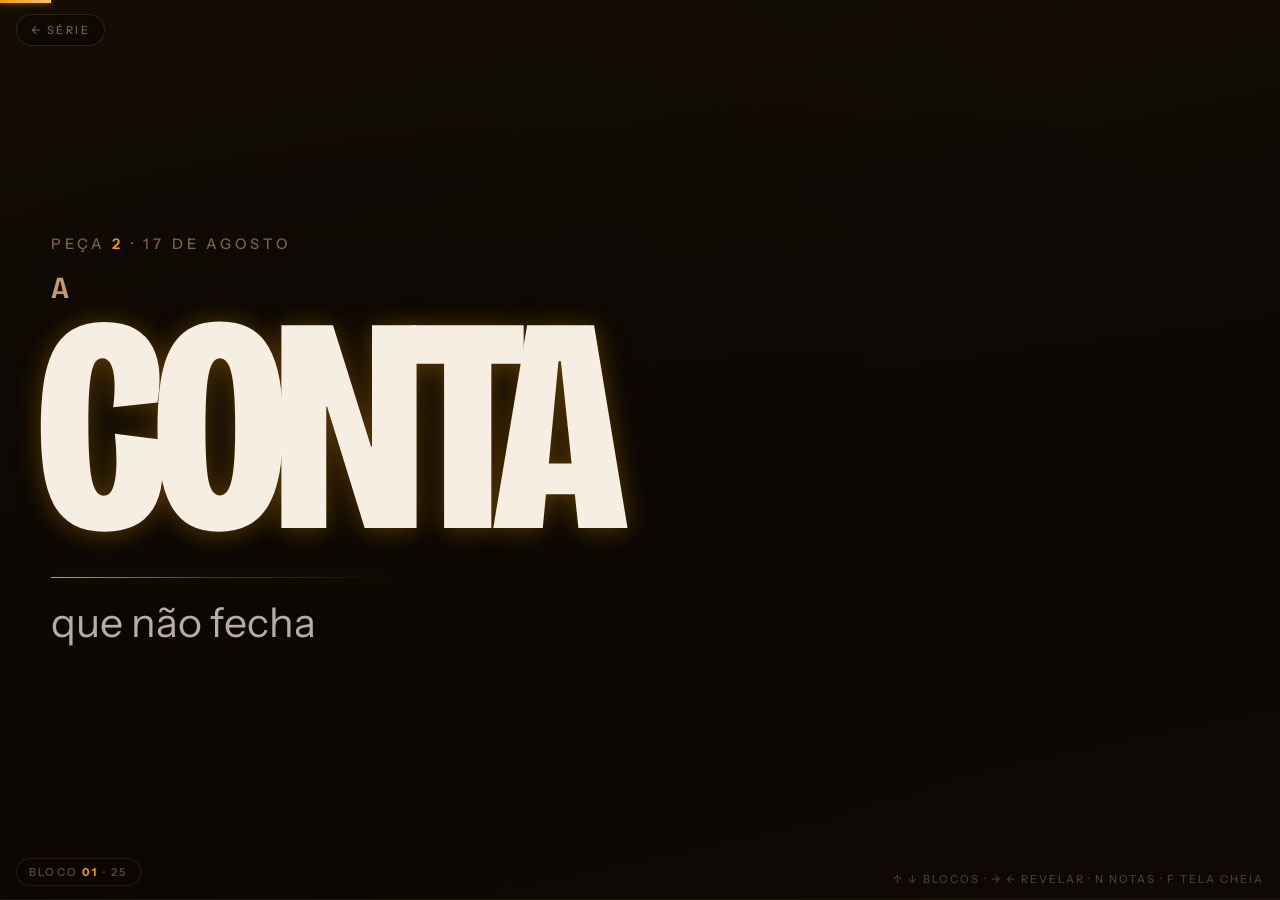
<file: 02-encontro.html>
<!DOCTYPE html>
<html lang="pt-BR">
<head>
<meta charset="utf-8">
<meta name="viewport" content="width=device-width,initial-scale=1">
<title>Peça 2 — A conta que não fecha</title>
<meta name="theme-color" content="#0E0904">
<meta property="og:title" content="Peça 2 — A conta que não fecha">
<meta property="og:description" content="Tornando-me um discípulo · 17 de agosto · ADSV">
<meta property="og:image" content="logo.png">
<link rel="icon" href="logo.png">
<link rel="preconnect" href="https://fonts.googleapis.com">
<link rel="preconnect" href="https://fonts.gstatic.com" crossorigin>
<link href="https://fonts.googleapis.com/css2?family=Bricolage+Grotesque:opsz,wdth,wght@12..96,75..100,400;12..96,75..100,600;12..96,75..100,800&family=Instrument+Sans:wght@400;500;600&display=swap" rel="stylesheet">
<link rel="stylesheet" href="base.css">
<link rel="stylesheet" href="encontro.css">
</head>
<body>

<div id="barra"></div>
<a id="voltar" href="index.html">← Série</a>
<div id="ajuda">↑ ↓ blocos · → ← revelar · N notas · F tela cheia</div>

<div id="trilho">

  <!-- BLOCO 01 · CAPA -->
  <section class="cena" data-nota="Abertura. Dar tempo para entrarem. Lembrar que há algo escondido nas páginas.">
    <div class="fogo"><div class="heat"><i></i><i></i><i></i><i></i></div><canvas></canvas><div class="brasa-glow"></div></div>
    <div class="grao"></div>
    <div class="interna">
      <div class="marcador">Peça <b>2</b> · 17 de agosto</div>
      <div class="kicker">A</div>
      <div class="gigante">Conta</div>
      <div class="rule" style="margin:clamp(20px,3vh,40px) 0 clamp(14px,2vh,26px)"></div>
      <div class="hook">que não fecha</div>
    </div>
  </section>

  <!-- BLOCO 02 · ECO DA SEMANA 1 -->
  <section class="cena centro" data-nota="Retomar em UMA frase. Não reensinar Lucas 5. Perguntar quem lançou a rede no desafio da semana.">
    <div class="interna" style="max-width:1340px">
      <div class="marcador">Segunda passada</div>
      <p class="frase" style="max-width:100%;font-size:clamp(20px,3.1vw,46px);text-wrap:balance">O que levou aqueles homens a deixarem tudo?</p>
      <p class="corpo" style="margin-top:clamp(22px,3vh,42px)">
        Ficou uma pergunta no ar. Hoje a gente descobre por que ela é tão difícil de responder.
      </p>
    </div>
  </section>

  <!-- BLOCO 03 · OBJETIVO -->
  <section class="cena" data-nota="O contrato da noite. Ler a frase, deixar respirar, e SÓ ENTÃO apertar → para trazer o complemento.">
    <div class="interna">
      <div class="marcador">Objetivo</div>
      <p class="frase" style="max-width:26ch">A conta não fecha porque estamos usando a calculadora errada.</p>
      <ul class="pontos" style="margin-top:clamp(26px,3.4vh,48px)">
        <li class="revelar">A cultura do Reino não pede que você se adapte a ela. Pede que você seja <b>transformado</b> por ela.</li>
      </ul>
    </div>
    <span class="escondido">Agora</span>
  </section>

  <!-- BLOCO 04 · TEXTO -->
  <section class="cena" style="padding-top:calc(var(--pad) + 2px);padding-bottom:calc(var(--pad) + 6px)" data-nota="Alguém lê em voz alta, do começo ao fim. Não comentar durante a leitura — os tópicos vêm depois.">
    <div class="interna">
      <div class="marcador">Texto de hoje · <b>Lucas 9.23-26</b></div>
      <h2 class="cabeca" style="font-size:clamp(20px,2.85vw,42px);margin-bottom:clamp(14px,2vh,26px)">O preço de seguir a Jesus</h2>
      <div class="passagem" style="column-count:1;font-size:clamp(15px,1.55vw,28px);line-height:1.5;max-width:60ch">
        <p><sup>23</sup>Jesus dizia a todos:</p>
        <p class="fala">— Se alguém quiser acompanhar-me, negue-se a si mesmo, tome diariamente a sua cruz e siga-me.</p>
        <p class="fala"><sup>24</sup>Pois quem quiser salvar a sua vida a perderá; mas quem perder a vida por minha causa, este a salvará.</p>
        <p class="fala"><sup>25</sup>Pois, que adianta ao homem ganhar o mundo inteiro, e perder-se ou destruir a si mesmo?</p>
        <p class="fala"><sup>26</sup>Se alguém se envergonhar de mim e das minhas palavras, o Filho do homem se envergonhará dele quando vier em sua glória e na glória do Pai e dos santos anjos.</p>
      </div>
      <div class="credito">Nova Versão Internacional · NVI</div>
    </div>
  </section>

  <!-- BLOCO 05 · TÓPICO 1 · A RÉGUA -->
  <section class="cena impacto" data-nota="Tópico 1. Estabelecer a régua ANTES de abrir os versículos. Sem isso, nada do resto faz sentido.">
    <div class="fogo"><div class="heat"><i></i><i></i><i></i><i></i></div><canvas></canvas><div class="brasa-glow"></div></div>
    <div class="interna">
      <div class="marcador">Tópico <b>1</b> · A régua</div>
      <p class="frase" style="max-width:24ch">Estamos usando a referência da terra para medir o Reino. A conta não fecha.</p>
    </div>
  </section>

  <!-- BLOCO 06 · O QUE É CULTURA? -->
  <section class="cena" data-nota="Fazer a pergunta e ESPERAR. Deixar alguém arriscar antes de mostrar a definição. Os dois pontos só depois, um de cada vez (→).">
    <div class="interna">
      <p class="pergunta">O que é cultura?</p>
      <p class="corpo" style="font-size:clamp(17px,2vw,34px);line-height:1.5">
        O conjunto de costumes, valores, crenças, conhecimentos e formas de viver
        de um grupo de pessoas.
      </p>
      <div class="rule" style="margin:clamp(26px,3.6vh,50px) 0"></div>
      <ul class="pontos">
        <li class="revelar">Para fazer parte de uma cultura, você precisa se deixar <b>moldar</b> por ela.</li>
        <li class="revelar">A proposta da cultura do Reino é outra: é deixar ser <b>transformado</b> por ela.</li>
      </ul>
    </div>
  </section>

  <!-- BLOCO 07 · O CHOQUE DE CULTURA -->
  <section class="cena" data-nota="Aqui a galera se identifica. Trazer uma linha por vez (→), deixando cada uma cair antes da próxima.">
    <div class="interna">
      <p class="pergunta">O choque de cultura</p>
      <p class="corpo" style="margin-bottom:clamp(20px,2.6vh,36px)">
        Quando não somos transformados pela cultura do Reino, começa o choque. E aí:
      </p>
      <ul class="pontos">
        <li class="revelar">Não faz sentido <b>pedir perdão</b> a alguém que te fez mal.</li>
        <li class="revelar">Não faz sentido <b>liderar</b> alguém que fala mal de você.</li>
        <li class="revelar">Não faz sentido <b>não se desesperar</b> para escolher orar.</li>
      </ul>
      <p class="corpo revelar" style="margin-top:clamp(22px,3vh,40px);color:var(--sand)">
        Nada disso faz sentido. E não vai fazer, enquanto a régua for a de fora.
      </p>
    </div>
  </section>

  <!-- BLOCO 08 · TÓPICO 2 · SE ALGUÉM QUISER -->
  <section class="cena impacto" data-nota="Tópico 2. Primeira das três palavras do v.23.">
    <div class="fogo"><div class="heat"><i></i><i></i><i></i><i></i></div><canvas></canvas><div class="brasa-glow"></div></div>
    <div class="interna">
      <div class="marcador">Tópico <b>2</b> · Lucas 9.23</div>
      <p class="frase" style="max-width:20ch">A cultura da terra impõe. A cultura do Reino propõe.</p>
    </div>
  </section>

  <!-- BLOCO 09 · LUCAS 9.23 -->
  <section class="cena respiro" data-nota="Ler em voz alta. Grifar 'se alguém quiser'.">
    <div class="fogo"><div class="heat"><i></i><i></i><i></i></div><canvas></canvas></div>
    <div class="interna">
      <p class="texto">Se alguém quiser acompanhar-me, negue-se a si mesmo, tome diariamente a sua cruz e siga-me.</p>
      <div class="fonte">Lucas 9.23 · NVI</div>
    </div>
    <span class="escondido">Nada</span>
  </section>

  <!-- BLOCO 10 · SE ALGUÉM QUISER… -->
  <section class="cena" data-nota="João 1.11-12 confirma: recebê-Lo é ato de recepção, não de imposição.">
    <div class="interna">
      <p class="pergunta">Se alguém quiser…</p>
      <ul class="pontos">
        <li class="revelar">O relacionamento com Deus não nasce de <b>imposição</b>, nem de medo, nem de interesse.</li>
        <li class="revelar">Nasce de uma <b>decisão</b>.</li>
      </ul>
      <p class="corpo revelar" style="margin-top:clamp(24px,3.2vh,44px)">
        “Veio para o que era seu, e os seus não o receberam. Mas, a todos quantos o receberam,
        deu-lhes o poder de serem feitos filhos de Deus.”
      </p>
      <span class="ref revelar">João 1.11-12</span>
    </div>
  </section>

  <!-- BLOCO 11 · TÓPICO 3 · ATRÁS DE MIM -->
  <section class="cena impacto" data-nota="Tópico 3. A palavra grega significa literalmente 'atrás de mim'.">
    <div class="fogo"><div class="heat"><i></i><i></i><i></i><i></i></div><canvas></canvas><div class="brasa-glow"></div></div>
    <div class="interna">
      <div class="marcador">Tópico <b>3</b> · Lucas 9.23</div>
      <p class="frase" style="max-width:18ch">Acompanhar-me: atrás de mim.</p>
    </div>
  </section>

  <!-- BLOCO 12 · ATRÁS DE MIM -->
  <section class="cena" data-nota="Contraste: seguidor de gente e do próprio coração x seguir atrás dEle.">
    <div class="interna">
      <p class="pergunta">Atrás de mim</p>
      <ul class="pontos">
        <li class="revelar">No original grego, a expressão significa literalmente <b>“atrás de mim”</b>.</li>
        <li class="revelar">A cultura da terra ensina a ser seguidor de <b>pessoas</b> — ou do <b>próprio coração</b>.</li>
        <li class="revelar">A cultura do Reino inverte a posição: alguém vai à frente, e você vai atrás.</li>
      </ul>
      <p class="corpo revelar" style="margin-top:clamp(24px,3.2vh,44px)">
        “Se alguém me serve, siga-me; e onde eu estiver, ali estará também o meu servo.”
      </p>
      <span class="ref revelar">João 12.26</span>
    </div>
  </section>

  <!-- BLOCO 13 · TÓPICO 4 · A CRUZ PESADA -->
  <section class="cena impacto" data-nota="Tópico 4. Observação pastoral, não afirmação do texto. Dizer 'eu penso que', não 'a Bíblia diz'.">
    <div class="fogo"><div class="heat"><i></i><i></i><i></i><i></i></div><canvas></canvas><div class="brasa-glow"></div></div>
    <div class="interna">
      <div class="marcador">Tópico <b>4</b> · Lucas 9.23</div>
      <p class="frase" style="max-width:22ch">Desejar, renunciar e seguir. Nessa ordem.</p>
    </div>
  </section>

  <!-- BLOCO 14 · POR QUE A CRUZ ESTÁ PESADA? -->
  <section class="cena" data-nota="A lista do 'tá pesado' é onde a galera se vê. Uma por vez (→), devagar.">
    <div class="interna">
      <p class="pergunta">Por que a cruz está pesada?</p>
      <ul class="pontos">
        <li class="revelar">Tá pesado <b>liderar</b>.</li>
        <li class="revelar">Tá pesado ser a <b>atalaia da sua casa</b>.</li>
        <li class="revelar">Tá pesado <b>fazer a obra</b>.</li>
      </ul>
      <p class="corpo revelar" style="margin-top:clamp(24px,3.2vh,44px)">
        Paulo escreve: “eu de muito boa vontade gastarei, e me deixarei gastar pelas vossas almas,
        ainda que, amando-vos cada vez mais, seja menos amado.”
      </p>
      <span class="ref revelar">2 Coríntios 12.15</span>
      <p class="corpo revelar" style="margin-top:clamp(22px,3vh,40px);color:var(--sand)">
        Não era pesado porque o amor dele não era condicionado pelo amor que sentiam por ele,
        mas pelo amor que ele recebeu de Deus.
      </p>
    </div>
    <span class="escondido">Nunca</span>
  </section>

  <!-- BLOCO 15 · TÓPICO 5 · O QUE CRISTO TEM DE VOCÊ -->
  <section class="cena impacto" data-nota="Tópico 5. O centro teológico da noite. Aqui você explica 'vida' na fala, sem tela de apoio.">
    <div class="fogo"><div class="heat"><i></i><i></i><i></i><i></i></div><canvas></canvas><div class="brasa-glow"></div></div>
    <div class="interna">
      <div class="marcador">Tópico <b>5</b> · Lucas 9.24</div>
      <p class="frase" style="max-width:22ch">Não é sobre o que você tem de Cristo, mas sobre o que Cristo tem de você.</p>
    </div>
  </section>

  <!-- BLOCO 16 · LUCAS 9.24 -->
  <section class="cena respiro" data-nota="Ler e deixar na tela. Se quiser, comentar aqui na fala que 'vida' no v.24 é o controle da própria vida — não a respiração.">
    <div class="fogo"><div class="heat"><i></i><i></i><i></i></div><canvas></canvas></div>
    <div class="interna">
      <p class="texto">Pois quem quiser salvar a sua vida a perderá; mas quem perder a vida por minha causa, este a salvará.</p>
      <div class="fonte">Lucas 9.24 · NVI</div>
    </div>
  </section>

  <!-- BLOCO 17 · TÓPICO 6 · O VEREDITO -->
  <section class="cena impacto" data-nota="Tópico 6. O veredito. A partir daqui a noite muda de tom.">
    <div class="fogo"><div class="heat"><i></i><i></i><i></i><i></i></div><canvas></canvas><div class="brasa-glow"></div></div>
    <div class="interna">
      <div class="marcador">Tópico <b>6</b> · Lucas 9.25</div>
      <p class="frase" style="max-width:20ch">A conta finalmente fecha. E o saldo assusta.</p>
    </div>
  </section>

  <!-- BLOCO 18 · LUCAS 9.25 -->
  <section class="cena respiro" data-nota="Silêncio depois de ler. Não falar por cima.">
    <div class="fogo"><div class="heat"><i></i><i></i><i></i></div><canvas></canvas></div>
    <div class="interna">
      <p class="texto">Pois que adianta ao homem ganhar o mundo inteiro, e perder-se ou destruir a si mesmo?</p>
      <div class="fonte">Lucas 9.25 · NVI</div>
    </div>
  </section>

  <!-- BLOCO 19 · O QUE A CONTA REVELA -->
  <section class="cena" data-nota="Confrontar sem acusar. Incluir a igreja e você mesmo na conta. Uma linha por vez (→).">
    <div class="interna">
      <p class="pergunta">O que a conta revela</p>
      <ul class="pontos">
        <li class="revelar">O convite do v. 25 é <b>totalmente contraditório</b> ao que estamos investindo o nosso tempo.</li>
        <li class="revelar">Ele fala diretamente das <b>conquistas desta terra</b>.</li>
        <li class="revelar">Nem as igrejas estão escapando desse versículo: a segurança de <b>ter para atender</b> tem sido mais relevante do que <b>servir</b>.</li>
      </ul>
      <p class="corpo revelar" style="margin-top:clamp(24px,3.2vh,44px);color:var(--sand)">
        Do lado esquerdo da conta, o mundo inteiro. Do lado direito, você.
        Jesus está dizendo que o mundo inteiro é pouco.
      </p>
    </div>
    <span class="escondido">Enfim</span>
  </section>

  <!-- BLOCO 20 · TÓPICO 7 · E HOJE? -->
  <section class="cena impacto" data-nota="Tópico 7. Perguntar e ESPERAR resposta. Seguir Jesus naquela época era ir na direção contrária aos fariseus e a todo o contexto político. E hoje, qual é a direção contrária? Deixar o silêncio incomodar.">
    <div class="fogo"><div class="heat"><i></i><i></i><i></i><i></i></div><canvas></canvas><div class="brasa-glow"></div></div>
    <div class="interna">
      <div class="marcador">Tópico <b>7</b> · Lucas 9.26</div>
      <p class="frase" style="max-width:16ch">E hoje?</p>
    </div>
  </section>

  <!-- BLOCO 21 · DUAS CULTURAS -->
  <section class="cena centro" data-nota="Fechar a régua. Este é o contraste que resume a noite.">
    <div class="interna">
      <div class="marcador">Duas culturas</div>
      <p class="corpo" style="font-size:clamp(17px,2vw,34px);line-height:1.5;margin-bottom:clamp(24px,3vh,44px)">
        Na cultura da terra, eu preciso de um evento para me consagrar, ler a Bíblia, subir ao monte.
      </p>
      <p class="frase revelar" style="max-width:24ch">
        Na cultura do Reino, eu já estou vivendo um evento.
      </p>
    </div>
  </section>

  <!-- BLOCO 22 · DESAFIO -->
  <section class="cena" data-nota="Desafio. Pedir que anotem para contar no dia 24.">
    <div class="fogo"><div class="heat"><i></i><i></i><i></i></div><canvas></canvas><div class="brasa-glow"></div></div>
    <div class="interna">
      <div class="marcador">Desafio da semana</div>
      <div class="caixa">
        <p class="frase" style="font-size:clamp(19px,2.9vw,46px);max-width:24ch">
          Faça uma coisa que não faz sentido pela régua da terra.
        </p>
        <p class="corpo revelar" style="margin-top:clamp(18px,2.4vh,32px)">
          Pedir perdão a quem te machucou. Servir quem falou mal de você. Orar antes de entrar em
          desespero. Escolha uma, faça uma vez, e anote o que aconteceu para contar no dia 24.
        </p>
      </div>
    </div>
  </section>

  <!-- BLOCO 23 · MÚSICA -->
  <section class="cena centro" data-nota="ATENÇÃO: marcar 'compartilhar áudio da guia' no Meet ANTES do play. Esta canção conversa direto com o v.25 — vale comentar a letra aqui.">
    <div class="interna">
      <div class="marcador">Canção da semana</div>
      <h2 class="cabeca" style="font-size:clamp(24px,4vw,60px);margin-bottom:clamp(20px,3vh,36px)">Tudo é Perda · Felipe Rodrigues</h2>
      <div class="video">
        <iframe src="https://www.youtube-nocookie.com/embed/qxzQR5uwWsk"
                title="Tudo é Perda — Felipe Rodrigues"
                allow="accelerometer; clipboard-write; encrypted-media; gyroscope; picture-in-picture; web-share"
                referrerpolicy="strict-origin-when-cross-origin"
                allowfullscreen loading="lazy"></iframe>
      </div>
    </div>
  </section>

  <!-- BLOCO 24 · ENCERRAMENTO -->
  <section class="cena respiro" data-nota="Ler as três frases devagar. Ainda não é o fim — a provocação vem no bloco seguinte.">
    <div class="fogo"><div class="heat"><i></i><i></i><i></i><i></i></div><canvas></canvas></div>
    <div class="interna">
      <p class="texto" style="font-size:clamp(22px,3.6vw,58px);line-height:1.25">
        Eu não sou daqui.<br>
        Pra casa voltarei.<br>
        Ele vem me buscar.
      </p>
    </div>
  </section>

  <!-- BLOCO 25 · A PERGUNTA QUE NÃO QUER CALAR -->
  <section class="cena respiro" data-nota="Reler o v.25, fazer a pergunta e ENCERRAR. Não responder. Deixar a conta aberta até o dia 24.">
    <div class="fogo"><div class="heat"><i></i><i></i><i></i><i></i></div><canvas></canvas><div class="brasa-glow"></div></div>
    <div class="interna">
      <div class="marcador">A pergunta que não quer calar</div>
      <p class="texto" style="font-size:clamp(20px,3.2vw,52px)">
        Pois que adianta ao homem ganhar o mundo inteiro, e perder-se ou destruir a si mesmo?
      </p>
      <div class="fonte">Lucas 9.25 · NVI</div>
      <p class="frase" style="max-width:100%;margin-top:clamp(36px,5vh,80px);font-size:clamp(21px,3.4vw,56px)">
        O que você tem colocado do lado esquerdo da conta?
      </p>
      <p class="corpo" style="margin:clamp(24px,3vh,44px) auto 0;text-align:center;color:rgba(217,170,116,.55)">
        Segunda que vem, dia 24.
      </p>
    </div>
    <span class="escondido">Sempre</span>
  </section>

</div>

<script src="fogo.js"></script>
<script src="apresentar.js"></script>
</body>
</html>
</file>
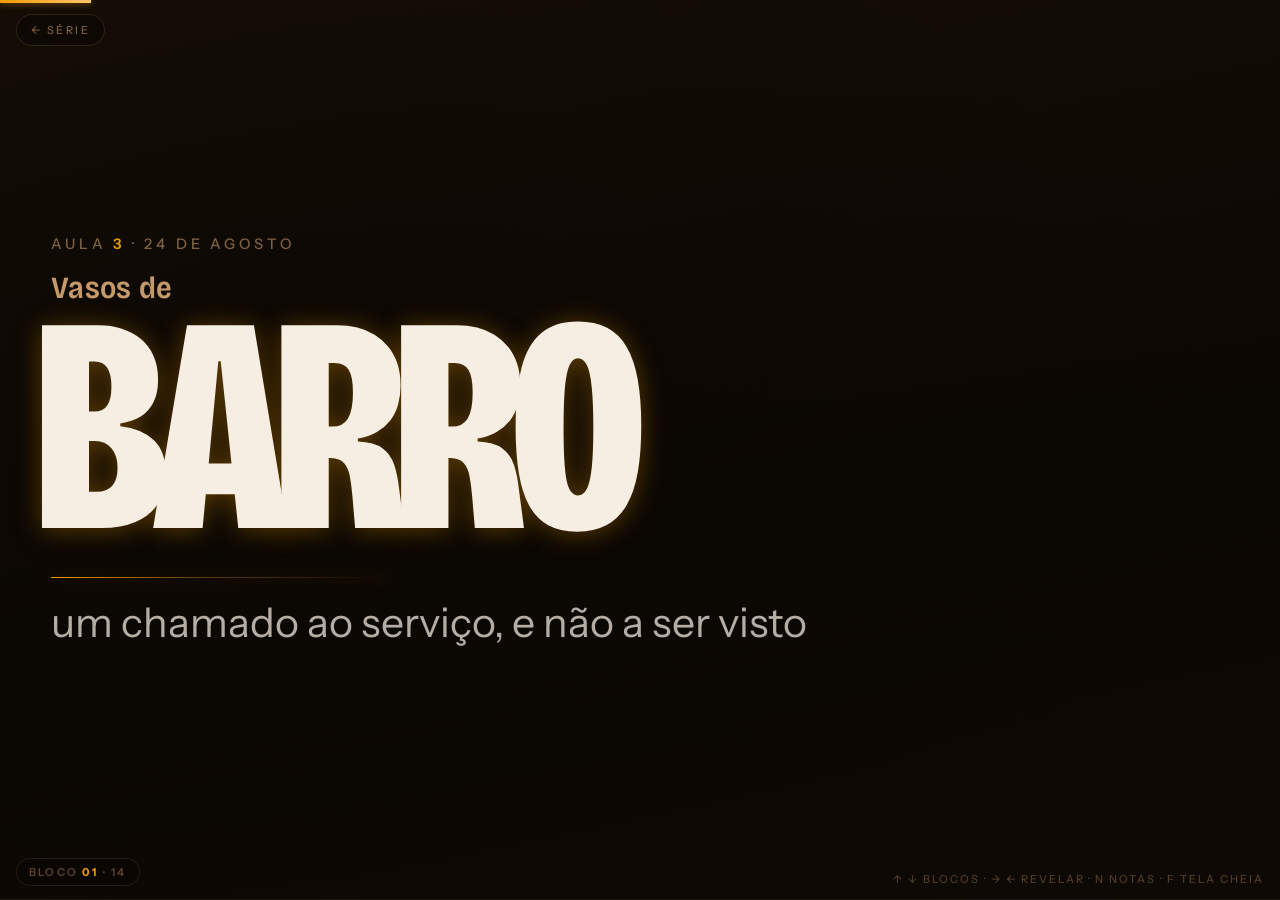
<file: 03-encontro.html>
<!DOCTYPE html>
<html lang="pt-BR">
<head>
<meta charset="utf-8">
<meta name="viewport" content="width=device-width,initial-scale=1">
<title>Aula 3 — Um chamado ao serviço e não a ser visto</title>
<meta name="theme-color" content="#0E0904">
<meta property="og:title" content="Aula 3 — Um chamado ao serviço e não a ser visto">
<meta property="og:description" content="Tornando-me um discípulo · 24 de agosto · ADSV">
<meta property="og:image" content="logo.png">
<link rel="icon" href="logo.png">
<link rel="preconnect" href="https://fonts.googleapis.com">
<link rel="preconnect" href="https://fonts.gstatic.com" crossorigin>
<link href="https://fonts.googleapis.com/css2?family=Bricolage+Grotesque:opsz,wdth,wght@12..96,75..100,400;12..96,75..100,600;12..96,75..100,800&family=Instrument+Sans:wght@400;500;600&display=swap" rel="stylesheet">
<link rel="stylesheet" href="base.css">
<link rel="stylesheet" href="encontro.css">
</head>
<body>

<div id="barra"></div>
<a id="voltar" href="index.html">← Série</a>
<div id="ajuda">↑ ↓ blocos · → ← revelar · N notas · F tela cheia</div>

<div id="trilho">

  <!-- BLOCO 01 · CAPA -->
  <section class="cena" data-nota="Abertura. Dar tempo para entrarem. Lembrar que há algo escondido nas páginas.">
    <div class="fogo"><div class="heat"><i></i><i></i><i></i><i></i></div><canvas></canvas><div class="brasa-glow"></div></div>
    <div class="grao"></div>
    <div class="interna">
      <div class="marcador">Aula <b>3</b> · 24 de agosto</div>
      <div class="kicker">Vasos de</div>
      <div class="gigante">Barro</div>
      <div class="rule" style="margin:clamp(20px,3vh,40px) 0 clamp(14px,2vh,26px)"></div>
      <div class="hook">um chamado ao serviço, e não a ser visto</div>
    </div>
  </section>

  <!-- BLOCO 02 · ECO DA SEMANA 2 -->
  <section class="cena centro" data-nota="Abrir os microfones. Pedir que contem o desafio da semana passada. Não apressar — essa conversa é parte da aula.">
    <div class="interna" style="max-width:1340px">
      <div class="marcador">Desafio da semana passada</div>
      <p class="frase" style="max-width:100%;font-size:clamp(20px,3.1vw,46px);text-wrap:balance">Faça uma coisa que não faz sentido pela régua da terra.</p>
      <p class="corpo revelar" style="margin-top:clamp(22px,3vh,42px)">
        Quem fez? O que aconteceu?
      </p>
    </div>
    <span class="escondido">Depois</span>
  </section>

  <!-- BLOCO 03 · TEXTO -->
  <section class="cena" style="padding-top:calc(var(--pad) + 2px);padding-bottom:calc(var(--pad) + 6px)" data-nota="Alguém lê em voz alta, do começo ao fim. Não comentar durante a leitura — os tópicos vêm depois.">
    <div class="interna">
      <div class="marcador">Texto de hoje · <b>2 Coríntios 4.1-18</b></div>
      <div class="passagem">
        <p><sup>1</sup>Portanto, visto que temos este ministério, pela misericórdia que nos foi dada, não desanimamos.</p>
        <p><sup>2</sup>Antes, renunciamos aos procedimentos secretos e vergonhosos; não usamos de engano nem torcemos a palavra de Deus. Ao contrário, mediante a clara exposição da verdade, recomendamo-nos à consciência de todos, diante de Deus.</p>
        <p><sup>3</sup>Contudo, se o nosso evangelho está encoberto, é para os que estão perecendo que está encoberto.</p>
        <p><sup>4</sup>O deus desta era cegou o entendimento dos descrentes, para que não vejam a luz do evangelho da glória de Cristo, que é a imagem de Deus.</p>
        <p><sup>5</sup>Não pregamos a nós mesmos, mas a Jesus Cristo, o Senhor, e a nós como escravos de vocês, por causa de Jesus.</p>
        <p><sup>6</sup>Pois Deus, que disse: “Das trevas resplandeça a luz”, ele mesmo brilhou no nosso coração, para a iluminação do conhecimento da glória de Deus na face de Jesus Cristo.</p>
        <p><sup>7</sup>Temos, porém, esse tesouro em vasos de barro, para mostrar que o poder que a tudo excede provém de Deus, não de nós.</p>
        <p><sup>8</sup>De todos os lados somos pressionados, mas não desanimados; ficamos perplexos, mas não desesperados;</p>
        <p><sup>9</sup>somos perseguidos, mas não abandonados; abatidos, mas não destruídos.</p>
        <p><sup>10</sup>Trazemos sempre em nosso corpo o morrer de Jesus, para que a vida de Jesus também seja revelada em nosso corpo.</p>
        <p><sup>11</sup>Pois nós, que estamos vivos, somos sempre entregues à morte por amor a Jesus, para que a sua vida também se manifeste em nosso corpo mortal.</p>
        <p><sup>12</sup>De modo que em nós atua a morte; mas em vocês, a vida.</p>
        <p><sup>13</sup>Está escrito: “Cri, por isso falei.” Com esse mesmo espírito de fé nós também cremos e, por isso, falamos,</p>
        <p><sup>14</sup>porque sabemos que aquele que ressuscitou o Senhor Jesus dentre os mortos, também nos ressuscitará com Jesus e nos apresentará com vocês.</p>
        <p><sup>15</sup>Tudo isso é para o bem de vocês, para que a graça, que está alcançando um número cada vez maior de pessoas, transborde em ações de graças para a glória de Deus.</p>
        <p><sup>16</sup>Por isso não desanimamos. Embora exteriormente estejamos a desgastar-nos, interiormente estamos sendo renovados dia após dia.</p>
        <p><sup>17</sup>Pois os nossos sofrimentos leves e temporários estão produzindo para nós uma glória eterna que pesa mais do que todos eles.</p>
        <p><sup>18</sup>Assim, fixamos os olhos, não naquilo que se vê, mas no que não se vê, pois o que se vê é transitório, mas o que não se vê é eterno.</p>
      </div>
      <div class="credito">Nova Versão Internacional · NVI</div>
    </div>
  </section>

  <!-- BLOCO 04 · TÓPICO 1 -->
  <section class="cena impacto" data-nota="Tópico 1. Estabelecer o critério antes de qualquer aplicação.">
    <div class="fogo"><div class="heat"><i></i><i></i><i></i><i></i></div><canvas></canvas><div class="brasa-glow"></div></div>
    <div class="interna">
      <div class="marcador">Tópico <b>1</b> · 2 Coríntios 4.2</div>
      <p class="frase" style="max-width:22ch">A palavra de Deus está acima da nossa opinião.</p>
    </div>
  </section>

  <!-- BLOCO 05 · O VERSÍCULO -->
  <section class="cena respiro" data-nota="Ler em voz alta. Grifar 'não torcemos a palavra de Deus' e 'clara exposição da verdade'.">
    <div class="fogo"><div class="heat"><i></i><i></i><i></i></div><canvas></canvas></div>
    <div class="interna">
      <p class="texto" style="font-size:clamp(19px,3.1vw,50px)">Antes, renunciamos aos procedimentos secretos e vergonhosos; não usamos de engano nem torcemos a palavra de Deus. Ao contrário, mediante a clara exposição da verdade, recomendamo-nos à consciência de todos, diante de Deus.</p>
      <div class="fonte">2 Coríntios 4.2 · NVI</div>
    </div>
  </section>

  <!-- BLOCO 06 · MÉTODOS QUE ATRAEM -->
  <section class="cena" data-nota="Trazer as duas linhas uma de cada vez (→). Deixar a galera reconhecer que já ouviu, e já falou, essas frases.">
    <div class="interna">
      <p class="pergunta">Métodos que atraem</p>
      <p class="corpo">
        A todo momento somos tentados a tornar a mensagem de Deus atrativa com métodos que atraiam.
        Por isso inventamos algumas linhas:
      </p>
      <ul class="pontos" style="margin-top:clamp(22px,3vh,40px)">
        <li class="revelar">“Se você está sofrendo, Jesus quer te ajudar.”</li>
        <li class="revelar">“Está te trazendo paz? Então é de Deus.”</li>
      </ul>
      <div class="rule revelar" style="margin:clamp(26px,3.6vh,50px) 0"></div>
      <p class="frase revelar" style="max-width:24ch">Não existem amuletos. Existe intimidade.</p>
      <p class="corpo revelar" style="margin-top:clamp(24px,3.2vh,44px)">
        “O segredo do Senhor é para os que o temem, e ele lhes fará saber o seu pacto.”
      </p>
      <span class="ref revelar">Salmos 25.14</span>
    </div>
    <span class="escondido">Apenas</span>
  </section>

  <!-- BLOCO 07 · TÓPICO 2 -->
  <section class="cena impacto" data-nota="Tópico 2. Dizer o título e PARAR. Deixar o incômodo trabalhar antes de explicar.">
    <div class="fogo"><div class="heat"><i></i><i></i><i></i><i></i></div><canvas></canvas><div class="brasa-glow"></div></div>
    <div class="interna">
      <div class="marcador">Tópico <b>2</b> · 2 Coríntios 4.3-4</div>
      <p class="frase" style="max-width:16ch">Homicídio culposo.</p>
    </div>
  </section>

  <!-- BLOCO 08 · OS VERSÍCULOS -->
  <section class="cena respiro" data-nota="Ler e deixar na tela. O evangelho encoberto, e quem tem parte nisso.">
    <div class="fogo"><div class="heat"><i></i><i></i><i></i></div><canvas></canvas></div>
    <div class="interna">
      <p class="texto" style="font-size:clamp(19px,3.1vw,50px)">Contudo, se o nosso evangelho está encoberto, é para os que estão perecendo que está encoberto. O deus desta era cegou o entendimento dos descrentes, para que não vejam a luz do evangelho da glória de Cristo, que é a imagem de Deus.</p>
      <div class="fonte">2 Coríntios 4.3-4 · NVI</div>
    </div>
  </section>

  <!-- BLOCO 09 · O SILÊNCIO DOS BONS -->
  <section class="cena impacto" data-nota="Deixar a frase na tela em silêncio antes de comentar.">
    <div class="interna">
      <p class="frase" style="max-width:26ch;font-size:clamp(22px,3.7vw,62px)">
        O que me incomoda não é o grito dos maus, mas o silêncio dos bons.
      </p>
      <span class="ref" style="color:rgba(217,170,116,.6)">Martin Luther King Jr.</span>
    </div>
    <span class="escondido">Ontem</span>
  </section>

  <!-- BLOCO 10 · TÓPICO 3 -->
  <section class="cena impacto" data-nota="Tópico 3. A ênfase da noite. A partir daqui tudo converge para o v.7.">
    <div class="fogo"><div class="heat"><i></i><i></i><i></i><i></i></div><canvas></canvas><div class="brasa-glow"></div></div>
    <div class="interna">
      <div class="marcador">Tópico <b>3</b> · 2 Coríntios 4.5-7</div>
      <p class="frase" style="max-width:24ch">…para mostrar que o poder que a tudo excede provém de Deus, não de nós.</p>
    </div>
  </section>

  <!-- BLOCO 11 · OS VERSÍCULOS 5, 6 E 7 -->
  <section class="cena" data-nota="Ler os três. O v.5 tira o pregador do centro, o v.6 diz de onde vem a luz, o v.7 diz em que ela é carregada.">
    <div class="interna">
      <div class="marcador">2 Coríntios 4.5-7 · NVI</div>
      <div class="passagem" style="column-count:1;font-size:clamp(15px,1.6vw,29px);line-height:1.5;max-width:58ch">
        <p><sup>5</sup>Não pregamos a nós mesmos, mas a Jesus Cristo, o Senhor, e a nós como escravos de vocês, por causa de Jesus.</p>
        <p><sup>6</sup>Pois Deus, que disse: “Das trevas resplandeça a luz”, ele mesmo brilhou no nosso coração, para a iluminação do conhecimento da glória de Deus na face de Jesus Cristo.</p>
        <p class="fala"><sup>7</sup>Temos, porém, esse tesouro em vasos de barro, para mostrar que o poder que a tudo excede provém de Deus, não de nós.</p>
      </div>
    </div>
    <span class="escondido">Que não perdi</span>
  </section>

  <!-- BLOCO 12 · A PAREDE -->
  <section class="cena muro" data-nota="LER EM VOZ ALTA, sem apontar a tela: 2 Timóteo 3.1-5 (ACF) — 'Sabe, porém, isto: que nos últimos dias sobrevirão tempos trabalhosos. Porque haverá homens amantes de si mesmos, avarentos, presunçosos, soberbos, blasfemos, desobedientes a pais e mães, ingratos, profanos, sem afeto natural, irreconciliáveis, caluniadores, intemperantes, cruéis, sem amor para com os bons, traidores, obstinados, orgulhosos, mais amigos dos deleites do que amigos de Deus, tendo aparência de piedade, mas negando a eficácia dela. Destes afasta-te.' Não explicar a ligação — deixar a tela fazer o trabalho.">
    <div class="parede" aria-hidden="true">
      <span>amantes de si mesmos</span><span>avarentos</span><span>presunçosos</span><span>soberbos</span>
      <span>blasfemos</span><span>desobedientes a pais e mães</span><span>ingratos</span><span>profanos</span>
      <span>sem afeto natural</span><span>irreconciliáveis</span><span>caluniadores</span><span>intemperantes</span>
      <span>cruéis</span><span>sem amor para com os bons</span><span>traidores</span><span>obstinados</span>
      <span>orgulhosos</span><span>mais amigos dos deleites do que amigos de Deus</span>
      <span>tendo aparência de piedade</span><span>negando a eficácia dela</span>
    </div>
    <div class="interna">
      <div class="frente">
        <p class="frase">…provém de Deus, não de nós.</p>
      </div>
    </div>
    <div class="credito" style="position:absolute;left:var(--pad);bottom:calc(var(--pad) + 10px);z-index:3">2 Timóteo 3.1-5 · ACF</div>
  </section>

  <!-- BLOCO 13 · MÚSICA -->
  <section class="cena centro" data-nota="ATENÇÃO: marcar 'compartilhar áudio da guia' no Meet ANTES do play. A canção conversa direto com o tópico 1 — é a palavra dEle acima da nossa opinião.">
    <div class="interna">
      <div class="marcador">Canção da semana</div>
      <h2 class="cabeca" style="font-size:clamp(24px,4vw,60px);margin-bottom:clamp(20px,3vh,36px)">Tua Palavra · Aline Barros</h2>
      <div class="video">
        <iframe src="https://www.youtube-nocookie.com/embed/7RFjCl9zdM0"
                title="Tua Palavra (Ao Vivo) — Aline Barros"
                allow="accelerometer; clipboard-write; encrypted-media; gyroscope; picture-in-picture; web-share"
                referrerpolicy="strict-origin-when-cross-origin"
                allowfullscreen loading="lazy"></iframe>
      </div>
    </div>
  </section>

  <!-- BLOCO 14 · A PERGUNTA QUE NÃO QUER CALAR -->
  <section class="cena respiro" data-nota="Fazer a pergunta e ENCERRAR. Não responder. Deixar aberta até o dia 31.">
    <div class="fogo"><div class="heat"><i></i><i></i><i></i><i></i></div><canvas></canvas><div class="brasa-glow"></div></div>
    <div class="interna">
      <p class="frase" style="max-width:100%;font-size:clamp(22px,3.6vw,58px)">
        E se eu te disser que você corre um sério risco de estar fazendo as coisas de Deus, mas não para Deus?
      </p>
      <p class="corpo" style="margin:clamp(24px,3vh,44px) auto 0;text-align:center;color:rgba(217,170,116,.55)">
        Segunda que vem, dia 31.
      </p>
    </div>
    <span class="escondido">Quando</span>
  </section>

</div>

<script src="fogo.js"></script>
<script src="apresentar.js"></script>
</body>
</html>
</file>
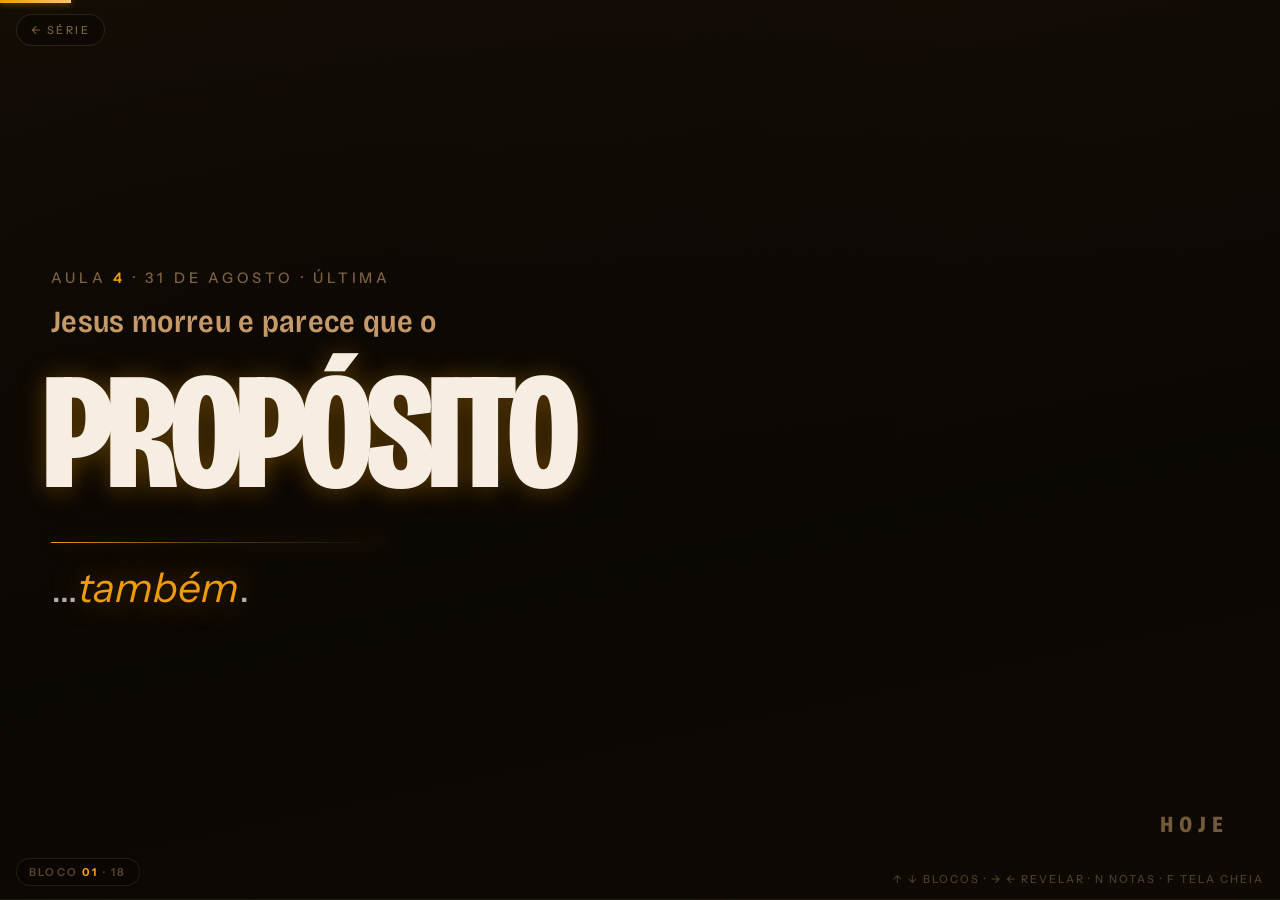
<file: 04-encontro.html>
<!DOCTYPE html>
<html lang="pt-BR">
<head>
<meta charset="utf-8">
<meta name="viewport" content="width=device-width,initial-scale=1">
<title>Aula 4 — Jesus morreu e parece que o propósito também</title>
<meta name="theme-color" content="#0E0904">
<meta property="og:title" content="Aula 4 — Jesus morreu e parece que o propósito também">
<meta property="og:description" content="Tornando-me um discípulo · 31 de agosto · ADSV">
<meta property="og:image" content="logo.png">
<link rel="icon" href="logo.png">
<link rel="preconnect" href="https://fonts.googleapis.com">
<link rel="preconnect" href="https://fonts.gstatic.com" crossorigin>
<link href="https://fonts.googleapis.com/css2?family=Bricolage+Grotesque:opsz,wdth,wght@12..96,75..100,400;12..96,75..100,600;12..96,75..100,800&family=Instrument+Sans:wght@400;500;600&display=swap" rel="stylesheet">
<link rel="stylesheet" href="base.css">
<link rel="stylesheet" href="encontro.css">

<style>
/* ─────────────────────────────────────────────
   Estilos exclusivos da Peça 4.
   Ficam aqui para não mexer no encontro.css,
   que é compartilhado pelas outras três aulas.
   ───────────────────────────────────────────── */

/* comparação em duas colunas — Lucas 5 x João 21 */
.duas{
  display:grid; grid-template-columns:1fr 1fr;
  gap:0 clamp(18px,3vw,66px);
  width:100%; max-width:1180px; margin:0 auto;
}
.duas .cab{
  font-family:var(--display); font-weight:800; font-variation-settings:"wdth" 82;
  font-size:clamp(16px,2.5vw,42px); line-height:1; text-transform:uppercase;
  padding-bottom:clamp(10px,1.4vh,18px); margin-bottom:clamp(4px,.6vh,8px);
  border-bottom:1px solid rgba(239,155,4,.34);
}
.duas .cab.a{ color:rgba(246,238,227,.52); }
.duas .cab.b{ color:var(--ember-hi); text-shadow:0 0 20px rgba(239,155,4,.45); }
.duas p{
  font-size:clamp(12px,1.36vw,23px); line-height:1.44;
  padding:clamp(9px,1.5vh,19px) 0;
  border-bottom:1px solid rgba(217,170,116,.09);
}
.duas p.a{ color:rgba(246,238,227,.5); }
.duas p.b{ color:rgba(246,238,227,.92); }
.duas p.forte{ color:var(--ember-hi); font-weight:500; }
.duas .v{ color:var(--ember); font-weight:600; font-size:.8em; }
@media (max-width:900px){
  .duas{ grid-template-columns:1fr; }
  .duas .cab.b{ margin-top:clamp(26px,4vh,44px); }
}

/* banco de palavras do caça-palavras */
.banco{ display:flex; flex-wrap:wrap; gap:clamp(7px,1vh,13px) clamp(8px,1vw,16px); }
.banco b{
  display:block; width:100%; font-family:var(--sans); font-weight:500;
  font-size:clamp(9px,1vw,16px); letter-spacing:.24em; text-transform:uppercase;
  color:rgba(217,170,116,.5); margin:clamp(15px,2.2vh,26px) 0 3px;
}
.banco b:first-child{ margin-top:0; }
.banco span{
  font-family:var(--display); font-weight:600; font-variation-settings:"wdth" 86;
  font-size:clamp(12px,1.45vw,25px); letter-spacing:.12em; text-transform:uppercase;
  color:rgba(246,238,227,.42);
  border:1px solid rgba(217,170,116,.16); border-radius:999px;
  padding:clamp(5px,.7vh,10px) clamp(11px,1.2vw,21px);
  white-space:nowrap;
}

/* tentativas que dava para montar */
.tentativa{
  font-family:var(--display); font-weight:600; font-variation-settings:"wdth" 88;
  font-size:clamp(16px,2.45vw,43px); line-height:1.22;
  color:rgba(246,238,227,.42);
  margin-bottom:clamp(11px,1.7vh,25px);
}
.tentativa::before{
  content:"✕"; color:rgba(217,170,116,.32);
  font-size:.6em; margin-right:.75em; vertical-align:.14em;
}
.tentativa.real{
  font-weight:800; font-variation-settings:"wdth" 84;
  font-size:clamp(21px,3.5vw,64px); line-height:1.14;
  color:var(--ember-hi); text-shadow:0 0 28px rgba(239,155,4,.6);
  margin:clamp(20px,3.2vh,44px) 0 0;
  padding-top:clamp(19px,2.8vh,38px);
  border-top:1px solid rgba(239,155,4,.34);
}
.tentativa.real::before{ content:"→"; color:var(--ember); }
</style>
</head>
<body>

<div id="barra"></div>
<a id="voltar" href="index.html">← Série</a>
<div id="ajuda">↑ ↓ blocos · → ← revelar · N notas · F tela cheia</div>

<div id="trilho">

  <!-- BLOCO 01 · CAPA -->
  <section class="cena" data-nota="Última aula. Dar tempo para entrarem. Avisar duas coisas: (1) hoje sai o resultado do caça-palavras; (2) ainda tem uma palavra escondida NESTA aula — então vale prestar atenção até o fim.">
    <div class="fogo"><div class="heat"><i></i><i></i><i></i><i></i></div><canvas></canvas><div class="brasa-glow"></div></div>
    <div class="grao"></div>
    <div class="interna">
      <div class="marcador">Aula <b>4</b> · 31 de agosto · última</div>
      <div class="kicker">Jesus morreu e parece que o</div>
      <div class="gigante" style="font-size:clamp(30px,13vw,250px);line-height:1;margin-top:clamp(6px,1.1vh,18px)">Propósito</div>
      <div class="rule" style="margin:clamp(20px,3vh,40px) 0 clamp(14px,2vh,26px)"></div>
      <div class="hook">…<em>também</em>.</div>
    </div>
    <span class="escondido">Hoje</span>
  </section>

  <!-- BLOCO 02 · A DÍVIDA DA SEMANA PASSADA -->
  <section class="cena centro" data-nota="Abrir os microfones. Semana passada eu FECHEI a aula com essa pergunta e prometi responder hoje. Cobrar a pergunta antes de responder: quem ficou pensando nisso? Não apressar. Só depois trazer a linha de baixo (→).">
    <div class="interna" style="max-width:1340px">
      <div class="marcador">Ficou em aberto · 24 de agosto</div>
      <p class="frase" style="max-width:100%;font-size:clamp(20px,3.1vw,48px);text-wrap:balance">
        E se eu te disser que você corre um sério risco de estar fazendo as coisas de Deus, mas não para Deus?
      </p>
      <p class="corpo revelar" style="margin:clamp(24px,3.2vh,44px) auto 0">
        Hoje eu respondo. Mas a resposta não está num conceito — está numa madrugada de pesca que não pegou nada.
      </p>
    </div>
    <span class="escondido">Comigo</span>
  </section>

  <!-- BLOCO 03 · TEXTO -->
  <section class="cena" style="padding-top:calc(var(--pad) + 2px);padding-bottom:calc(var(--pad) + 52px)" data-nota="Alguém lê em voz alta, do começo ao fim. Não comentar durante a leitura — os tópicos vêm depois. Só marcar que são catorze versículos e que a cena inteira acontece de madrugada.">
    <div class="interna">
      <div class="marcador">Texto de hoje · <b>João 21.1-14</b></div>
      <div class="passagem">
        <p><sup>1</sup>Depois disso Jesus apareceu novamente aos seus discípulos, à margem do mar de Tiberíades. Foi assim:</p>
        <p><sup>2</sup>Estavam juntos Simão Pedro; Tomé, chamado Dídimo; Natanael, de Caná da Galileia; os filhos de Zebedeu; e dois outros discípulos.</p>
        <p class="fala"><sup>3</sup>“Vou pescar”, disse-lhes Simão Pedro. E eles disseram: “Nós também vamos com você”. Eles foram e entraram no barco, mas naquela noite não pegaram nada.</p>
        <p><sup>4</sup>Ao amanhecer, Jesus estava na praia, mas os discípulos não o reconheceram.</p>
        <p><sup>5</sup>Ele lhes perguntou: “Filhos, vocês não têm nada para comer?” Eles responderam que não.</p>
        <p><sup>6</sup>Ele disse: “Lancem a rede do lado direito do barco e vocês encontrarão”. Eles a lançaram, e não conseguiam recolhê-la, tal era a quantidade de peixes.</p>
        <p><sup>7</sup>O discípulo a quem Jesus amava disse a Pedro: “É o Senhor!” Simão Pedro, ouvindo-o dizer isso, vestiu a capa, pois a havia tirado, e lançou-se ao mar.</p>
        <p class="fala"><sup>8</sup>Os outros discípulos vieram no barco, arrastando a rede cheia de peixes, pois estavam a cerca de noventa metros da praia.</p>
        <p><sup>9</sup>Quando desembarcaram, viram ali uma fogueira, peixe sobre brasas, e um pouco de pão.</p>
        <p><sup>10</sup>Disse-lhes Jesus: “Tragam alguns dos peixes que acabaram de pescar”.</p>
        <p><sup>11</sup>Simão Pedro entrou no barco e arrastou a rede para a praia. Estava cheia de peixes grandes, cento e cinquenta e três; e, apesar da quantidade, a rede não se rompeu.</p>
        <p><sup>12</sup>Jesus lhes disse: “Venham comer”. Nenhum dos discípulos tinha coragem de lhe perguntar: “Quem és tu?” Sabiam que era o Senhor.</p>
        <p><sup>13</sup>Jesus aproximou-se, tomou o pão e o deu a eles, fazendo o mesmo com o peixe.</p>
        <p><sup>14</sup>Esta foi a terceira vez que Jesus apareceu aos seus discípulos, depois que ressuscitou dos mortos.</p>
      </div>
      <div class="credito" style="max-width:46%">Nova Versão Internacional · NVI</div>
    </div>
    <span class="escondido">Eu deixei tudo</span>
  </section>

  <!-- BLOCO 04 · CONTEXTO -->
  <section class="cena" data-nota="Contexto. Não é um capítulo sobre pesca — é um capítulo sobre luto. GUARDAR a frase 'e raramente voltamos sozinhos': ela é a ponte para o tópico 2, não desenvolver aqui.">
    <div class="interna">
      <div class="marcador">Contexto</div>
      <p class="pergunta">O pano de fundo</p>
      <p class="corpo">
        Jesus tinha morrido. E quando Jesus morre, morre junto o motivo pelo qual eles largaram tudo três anos antes.
        Não é que eles pararam de crer — é que eles pararam de ter para onde ir.
      </p>
      <div class="rule revelar" style="margin:clamp(26px,3.6vh,50px) 0"></div>
      <p class="frase revelar" style="max-width:26ch">
        Toda vez que Jesus morre dentro de nós, voltamos a fazer tudo o que fazíamos antes de conhecê-lo.
      </p>
      <p class="corpo revelar" style="margin-top:clamp(24px,3.2vh,44px)">
        E raramente voltamos sozinhos.
      </p>
    </div>
  </section>

  <!-- BLOCO 05 · RESPIRO · v.3a -->
  <section class="cena respiro" data-nota="Deixar sozinha na tela, em silêncio. Três palavras que desmontam três anos de caminhada. Ninguém discutiu, ninguém orou, ninguém perguntou. Só anunciou.">
    <div class="fogo"><div class="heat"><i></i><i></i><i></i></div><canvas></canvas></div>
    <div class="interna">
      <p class="texto">— Vou pescar — disse-lhes Simão Pedro.</p>
      <div class="fonte">João 21.3a · NVI</div>
    </div>
    <span class="escondido">Então</span>
  </section>

  <!-- BLOCO 06 · TÓPICO 1 -->
  <section class="cena" data-nota="Tópico 1. Trazer os três 'você pode' um a um (→) — eles são concessões, estou dando razão à pessoa. Só depois vem o filete e a virada: nada disso muda a responsabilidade.">
    <div class="interna">
      <div class="marcador">Tópico <b>1</b> · João 21.3a</div>
      <p class="pergunta">O que você acha é irrelevante</p>
      <ul class="pontos">
        <li class="revelar">Você pode ignorar aquilo que você carrega.</li>
        <li class="revelar">Você pode não entender o porquê.</li>
        <li class="revelar">Você pode até achar que é loucura alguém decidir te seguir.</li>
      </ul>
      <div class="rule revelar" style="margin:clamp(26px,3.6vh,50px) 0"></div>
      <p class="frase revelar" style="max-width:28ch">
        O que você acha é irrelevante. O relevante é o que você faz a partir daquilo que você já sabe.
      </p>
    </div>
  </section>

  <!-- BLOCO 07 · RESPIRO · v.3b -->
  <section class="cena respiro" data-nota="A segunda fala da noite. Repare que ninguém perguntou 'por que você vai pescar?'. A companhia foi imediata e muda.">
    <div class="fogo"><div class="heat"><i></i><i></i><i></i></div><canvas></canvas></div>
    <div class="interna">
      <p class="texto">— Nós também vamos com você.</p>
      <div class="fonte">João 21.3b · NVI</div>
    </div>
    <span class="escondido">Mesmo</span>
  </section>

  <!-- BLOCO 08 · TÓPICO 2 -->
  <section class="cena" data-nota="Tópico 2. Aqui paga a frase guardada no bloco 04 ('raramente voltamos sozinhos'). Cuidado com o tom: não é acusação, é espelho — todo mundo nesta chamada já foi o Pedro e já foi o discípulo que só foi junto.">
    <div class="interna">
      <div class="marcador">Tópico <b>2</b> · João 21.3b</div>
      <p class="pergunta">Juntos para quê?</p>
      <p class="corpo">
        Os outros ouviram o que Jesus tinha determinado para Pedro — e não fizeram nada.
        Apenas o acompanharam.
      </p>
      <div class="rule revelar" style="margin:clamp(26px,3.6vh,50px) 0"></div>
      <p class="frase revelar" style="max-width:24ch">Ser amigo não é acompanhar. É dar direção.</p>
      <p class="corpo revelar" style="margin-top:clamp(24px,3.2vh,44px)">
        Você pode se vangloriar de que é amigo, de que está sempre junto.
        Mas juntos para quê? Para adiar o chamado — ou para matar o chamado?
      </p>
    </div>
    <div class="versos-pe revelar">
      <p>“Assim como o ferro afia o ferro, o homem afia o seu companheiro.”<span>Provérbios 27.17 · NVI</span></p>
    </div>
  </section>

  <!-- BLOCO 09 · RESPIRO · v.8 -->
  <section class="cena respiro" data-nota="Ler devagar e segurar no número. A NVI já converte: duzentos côvados = cerca de noventa metros.">
    <div class="rede" aria-hidden="true"></div>
    <div class="fogo"><div class="heat"><i></i><i></i><i></i></div><canvas></canvas></div>
    <div class="interna">
      <p class="texto" style="font-size:clamp(21px,3.5vw,60px)">
        Os outros discípulos vieram no barco, arrastando a rede cheia de peixes, pois estavam a cerca de noventa metros da praia.
      </p>
      <div class="fonte">João 21.8 · NVI · duzentos côvados</div>
    </div>
  </section>

  <!-- BLOCO 10 · TÓPICO 3 -->
  <section class="cena" data-nota="Tópico 3 — o coração da noite. Dar a medida antes da conclusão: noventa metros é menos que um campo de futebol. Em Lucas 5 o milagre pediu mar adentro; aqui ele acontece à vista da praia. Mesmo Senhor, mesma rede, profundidade nenhuma.">
    <div class="interna">
      <div class="marcador">Tópico <b>3</b> · João 21.8</div>
      <p class="pergunta">Noventa metros</p>
      <p class="corpo">
        Duzentos côvados. Menos do que um campo de futebol.
        Na primeira pesca, Jesus mandou ir para as águas profundas. Nesta, o milagre acontece à vista da areia.
      </p>
      <div class="rule revelar" style="margin:clamp(26px,3.6vh,50px) 0"></div>
      <p class="frase revelar" style="max-width:22ch">A profundidade está onde Jesus está.</p>
      <ul class="pontos revelar" style="margin-top:clamp(24px,3.2vh,44px)">
        <li>O lugar não determina o mecanismo do milagre.</li>
        <li>A profundidade se mede na intimidade com Jesus — não em quanto eu me exponho mar adentro.</li>
      </ul>
    </div>
  </section>

  <!-- BLOCO 11 · CRUZAMENTO LUCAS 5 x JOÃO 21 -->
  <section class="cena" data-nota="A ponte com a aula 1. Ir linha por linha (→). As duas últimas linhas são o fecho do arco: em Lucas ele pede que Jesus se afaste; em João ele pula do barco para chegar mais rápido. Mesma pessoa, mesmo lago, três anos no meio.">
    <div class="interna">
      <div class="marcador">De volta ao começo · <b>Lucas 5</b> e <b>João 21</b></div>
      <div class="duas">
        <div class="cab a">Lucas 5</div>
        <div class="cab b">João 21</div>

        <p class="a revelar">Jesus está na praia e manda o barco para o fundo.</p>
        <p class="b revelar">Eles estão no mar — e Jesus já está na praia.</p>

        <p class="a revelar">Trabalharam a noite toda e não pegaram nada.</p>
        <p class="b revelar">Trabalharam a noite toda e não pegaram nada.</p>

        <p class="a revelar">Uma palavra muda a pesca inteira.</p>
        <p class="b revelar">Uma palavra muda a pesca inteira.</p>

        <p class="a revelar">As redes começavam a rasgar-se. <span class="v">v.6</span></p>
        <p class="b revelar">A rede não se rompeu. <span class="v">v.11</span></p>

        <p class="a forte revelar">“Afasta-te de mim, Senhor, porque sou um homem pecador!” <span class="v">v.8</span></p>
        <p class="b forte revelar">Ouviu que era o Senhor e lançou-se ao mar. <span class="v">v.7</span></p>

        <p class="a revelar">Deixaram tudo e o seguiram. <span class="v">v.11</span></p>
        <p class="b revelar">Ele os chama para comer e serve o pão. <span class="v">v.12-13</span></p>
      </div>
    </div>
  </section>

  <!-- BLOCO 12 · A RESPOSTA À PERGUNTA DA AULA 3 -->
  <section class="cena muro" data-nota="AQUI paga a dívida do bloco 02. Ler a frase e depois dizer: pescar era a coisa certa — era o que eles faziam melhor — e não era onde deveriam estar. Dá para fazer as coisas de Deus longe de Deus; o nome disso é competência, não é chamado. Não listar as palavras da parede em voz alta, deixar a tela trabalhar.">
    <div class="parede" aria-hidden="true">
      <span>pregar</span><span>liderar</span><span>cantar na escala</span><span>organizar</span>
      <span>servir</span><span>ensinar</span><span>orar em público</span><span>postar o versículo</span>
      <span>tocar</span><span>abrir a igreja</span><span>discipular</span><span>visitar</span>
      <span>dirigir o culto</span><span>gravar</span><span>planejar</span><span>estar presente</span>
      <span>dar o dízimo</span><span>chegar cedo</span><span>arrumar as cadeiras</span><span>fazer a escala</span>
    </div>
    <div class="interna">
      <div class="frente">
        <p class="frase">…as coisas de Deus, mas não para Deus.</p>
      </div>
    </div>
    <div class="credito" style="position:absolute;left:var(--pad);bottom:calc(var(--pad) + 10px);z-index:3">A pergunta de 24 de agosto</div>
  </section>

  <!-- BLOCO 13 · MÚSICA -->
  <section class="cena centro" data-nota="ATENÇÃO: marcar 'compartilhar áudio da guia' no Meet ANTES do play. Última canção da série.">
    <div class="interna">
      <div class="marcador">Canção da semana</div>
      <h2 class="cabeca" style="font-size:clamp(24px,4vw,60px);margin-bottom:clamp(20px,3vh,36px)">Canção do Cristão Medieval · DEVIR</h2>
      <div class="video" style="max-width:min(1000px,calc(56vh * 16 / 9))">
        <iframe src="https://www.youtube-nocookie.com/embed/z4iRw3TK4Hg"
                title="Canção do Cristão Medieval — DEVIR"
                allow="accelerometer; clipboard-write; encrypted-media; gyroscope; picture-in-picture; web-share"
                referrerpolicy="strict-origin-when-cross-origin"
                allowfullscreen loading="lazy"></iframe>
      </div>
    </div>
  </section>

  <!-- BLOCO 14 · CAÇA-PALAVRAS · O BANCO -->
  <section class="cena" data-nota="Momento do caça-palavras. Perguntar ANTES de mostrar: quem anotou? o que vocês montaram? Deixar a galera falar as frases que montou — é a melhor parte. Só então revelar (→) que uma por aula era verdadeira.">
    <div class="interna">
      <div class="marcador">Caça-palavras · quatro aulas, <b>vinte</b> palavras</div>
      <div class="banco">
        <b>10 de agosto</b>
        <span>Ainda</span><span>E descobri</span><span>Sozinho</span><span>Quase</span><span>Talvez</span>
        <b>17 de agosto</b>
        <span>Agora</span><span>Nada</span><span>Nunca</span><span>Enfim</span><span>Sempre</span>
        <b>24 de agosto</b>
        <span>Depois</span><span>Apenas</span><span>Que não perdi</span><span>Ontem</span><span>Quando</span>
        <b>31 de agosto</b>
        <span>Hoje</span><span>Comigo</span><span>Eu deixei tudo</span><span>Então</span><span>Mesmo</span>
      </div>
      <div class="rule revelar" style="margin:clamp(26px,3.6vh,50px) 0"></div>
      <p class="corpo revelar">
        Uma por aula era verdadeira. As outras quatro eram isca.
      </p>
    </div>
  </section>

  <!-- BLOCO 15 · CAÇA-PALAVRAS · AS TENTATIVAS -->
  <section class="cena" data-nota="Uma por vez (→). Comentar cada uma em uma frase: 1) a versão da solidão — deixei tudo e fiquei só; 2) a versão do orgulho — olha o que eu consegui abrir mão; 3) a versão do desânimo — larguei tudo e não veio nada; 4) a versão do João 21 — já deixei, mas hoje voltei pro barco. A quinta corrige todas. Depois dela: anunciar quem chegou mais perto e entregar o prêmio.">
    <div class="interna">
      <div class="marcador">O que dava para montar</div>
      <p class="tentativa revelar">Talvez eu deixei tudo sozinho.</p>
      <p class="tentativa revelar">Agora, enfim, eu deixei tudo.</p>
      <p class="tentativa revelar">Eu deixei tudo e descobri nada.</p>
      <p class="tentativa revelar">Ontem eu deixei tudo. Hoje, nada.</p>
      <p class="tentativa real revelar">Eu deixei tudo e descobri que não perdi nada.</p>
    </div>
  </section>

  <!-- BLOCO 16 · FILIPENSES 3 -->
  <section class="cena respiro" data-nota="Texto guardado desde o começo da série — não apareceu em nenhuma das três aulas anteriores. Paulo não está dizendo que perdeu e aguentou. Está dizendo que refez a conta (aula 2) e o saldo mudou de lado.">
    <div class="fogo"><div class="heat"><i></i><i></i><i></i><i></i></div><canvas></canvas><div class="brasa-glow"></div></div>
    <div class="interna">
      <p class="texto" style="font-size:clamp(19px,3.1vw,50px)">
        Mas o que para mim era lucro, passei a considerar perda, por causa de Cristo. Mais do que isso, considero tudo como perda, comparado com a suprema grandeza do conhecimento de Cristo Jesus, meu Senhor.
      </p>
      <div class="fonte">Filipenses 3.7-8 · NVI</div>
    </div>
  </section>

  <!-- BLOCO 17 · LUCAS 14.33 · O TÍTULO DA SÉRIE -->
  <section class="cena impacto" data-nota="O último texto guardado. Dizer o versículo, PARAR, e só então trazer a linha final (→) — que é o próprio nome da série, fechando as quatro segundas.">
    <div class="fogo"><div class="heat"><i></i><i></i><i></i><i></i></div><canvas></canvas><div class="brasa-glow"></div></div>
    <div class="interna">
      <p class="frase" style="max-width:26ch">
        Qualquer de vocês que não renunciar a tudo o que possui não pode ser meu discípulo.
      </p>
      <span class="ref">Lucas 14.33 · NVI</span>
      <div class="rule revelar" style="margin:clamp(28px,3.8vh,52px) auto"></div>
      <p class="pergunta revelar" style="margin-bottom:0">Até que nada mais importe.</p>
    </div>
  </section>

  <!-- BLOCO 18 · O DESAFIO QUE NÃO TEM SEMANA QUE VEM -->
  <section class="cena centro" data-nota="Fechamento. Não há próxima segunda — então o desafio não tem prestação de contas na semana seguinte, e é justamente esse o ponto. Orar em cima disso e encerrar. Agradecer as quatro segundas.">
    <div class="interna">
      <div class="marcador">O desafio</div>
      <div class="caixa" style="margin:0 auto">
        <p class="corpo" style="max-width:100%">
          Escreva num papel o nome da coisa que você ainda está segurando —
          a que você levaria para o barco se Jesus morresse dentro de você amanhã.
        </p>
        <p class="corpo revelar" style="max-width:100%;margin-top:clamp(18px,2.4vh,32px)">
          Não me conte qual é. Não conte para o grupo. Conte para Ele.
        </p>
      </div>
      <p class="corpo revelar" style="margin:clamp(30px,4vh,56px) auto 0;color:rgba(217,170,116,.55)">
        Não tem segunda que vem. E é exatamente esse o teste.
      </p>
    </div>
  </section>

</div>

<script src="fogo.js"></script>
<script src="apresentar.js"></script>
</body>
</html>
</file>
<file: base.css>
/* ═══════════════════════════════════════════════════════════
   TORNANDO-ME UM DISCÍPULO · ADSV
   base.css — variáveis, reset e elementos compartilhados
   ═══════════════════════════════════════════════════════════ */

:root{
  /* espaçamento lateral padrão de todas as telas */
  --pad: clamp(22px, 4vw, 76px);

  /* fontes */
  --display: 'Bricolage Grotesque', 'Instrument Sans', system-ui, sans-serif;
  --sans:    'Instrument Sans', system-ui, -apple-system, 'Segoe UI', sans-serif;

  /* paleta */
  --pitch:    #0B0703;   /* fundo mais escuro   */
  --bark:     #3B2A16;   /* marrom apagado      */
  --sand:     #D9AA74;   /* areia / secundária  */
  --ember:    #EF9B04;   /* brasa · cor-chave   */
  --ember-hi: #FFC46A;   /* brasa clara         */
  --bone:     #F6EEE3;   /* texto principal     */
}

*,*::before,*::after{ margin:0; padding:0; box-sizing:border-box; }

html{ -webkit-text-size-adjust:100%; scroll-behavior:smooth; }

body{
  background:var(--pitch);
  color:var(--bone);
  font-family:var(--sans);
  font-weight:400;
  -webkit-font-smoothing:antialiased;
  -moz-osx-font-smoothing:grayscale;
  overflow-x:hidden;
}

a{ color:inherit; text-decoration:none; }
img{ display:block; max-width:100%; }
::selection{ background:rgba(239,155,4,.32); color:var(--bone); }

/* barra de rolagem discreta */
::-webkit-scrollbar{ width:9px; }
::-webkit-scrollbar-track{ background:#0B0703; }
::-webkit-scrollbar-thumb{ background:rgba(217,170,116,.2); border-radius:9px; }
::-webkit-scrollbar-thumb:hover{ background:rgba(239,155,4,.45); }


/* ═══════════ TIPOGRAFIA COMPARTILHADA ═══════════ */

/* etiqueta pequena em caixa alta */
.eyebrow{
  font-size:clamp(9px,1.15vw,19px);
  letter-spacing:.28em;
  text-transform:uppercase;
  font-weight:500;
  color:rgba(217,170,116,.62);
}

/* linha acima do título gigante — "Tornando-me um" */
.kicker{
  font-family:var(--display);
  font-weight:600;
  font-variation-settings:"wdth" 90;
  font-size:clamp(15px,2.4vw,40px);
  line-height:1.1;
  letter-spacing:.01em;
  color:rgba(217,170,116,.9);
}

/* filete de brasa */
.rule{
  height:1px;
  width:min(340px,46vw);
  background:linear-gradient(90deg,var(--ember) 0%,rgba(239,155,4,.35) 45%,rgba(239,155,4,0) 100%);
  box-shadow:0 0 16px rgba(239,155,4,.45);
}

/* frase de efeito abaixo do filete */
.hook{
  font-size:clamp(19px,3.2vw,56px);
  line-height:1.28;
  font-weight:400;
  color:rgba(246,238,227,.72);
  max-width:30ch;
}
.hook em{
  font-style:italic;
  color:var(--ember);
  text-shadow:0 0 34px rgba(239,155,4,.45);
}


/* ═══════════ AMBIENTE: FOGO, BRASA E GRÃO ═══════════ */

.fogo{
  position:absolute;
  inset:0;
  z-index:0;
  pointer-events:none;
  overflow:hidden;
}

.fogo canvas{
  position:absolute;
  inset:0;
  width:100%;
  height:100%;
  display:block;
}

/* manchas de calor difusas na base da tela */
.fogo .heat{
  position:absolute;
  left:-10%; right:-10%; bottom:-18%;
  height:70%;
}
.fogo .heat i{
  position:absolute;
  bottom:0;
  display:block;
  border-radius:50%;
  background:radial-gradient(circle at 50% 70%,rgba(239,155,4,.42) 0%,rgba(239,155,4,.24) 26%,rgba(239,155,4,.1) 52%,rgba(239,155,4,.03) 70%,rgba(239,155,4,0) 84%);
  animation:respira 7s ease-in-out infinite;
}
.fogo .heat i:nth-child(1){ left:6%;  width:44%; height:78%; animation-delay:0s;    opacity:.9; }
.fogo .heat i:nth-child(2){ left:38%; width:38%; height:62%; animation-delay:-2.3s; opacity:.76;  }
.fogo .heat i:nth-child(3){ left:64%; width:42%; height:70%; animation-delay:-4.1s; opacity:.64;  }
.fogo .heat i:nth-child(4){ left:20%; width:30%; height:52%; animation-delay:-5.6s; opacity:.56; }

@keyframes respira{
  0%,100%{ transform:translateY(6%)  scale(1);    opacity:.54; }
  50%    { transform:translateY(-4%) scale(1.09); opacity:.96; }
}

/* halo quente geral */
.brasa-glow{
  position:absolute;
  left:50%; bottom:-34%;
  width:130%; height:76%;
  transform:translateX(-50%);
  pointer-events:none;
  background:radial-gradient(ellipse at 50% 60%,rgba(239,155,4,.26) 0%,rgba(198,96,10,.13) 34%,rgba(198,96,10,.05) 55%,rgba(239,155,4,0) 76%);
  animation:pulsaGlow 9s ease-in-out infinite;
}
@keyframes pulsaGlow{
  0%,100%{ opacity:.7; }
  50%    { opacity:1;   }
}

/* textura de grão sobre tudo — tira o aspecto "digital demais" */
.grao{
  position:absolute;
  inset:0;
  z-index:1;
  pointer-events:none;
  opacity:.04;
  background-image:url("data:image/svg+xml;utf8,<svg xmlns='http://www.w3.org/2000/svg' width='180' height='180'><filter id='r'><feTurbulence type='fractalNoise' baseFrequency='.85' numOctaves='3' stitchTiles='stitch'/></filter><rect width='180' height='180' filter='url(%23r)'/></svg>");
  background-size:180px 180px;
}


/* ═══════════ ACESSIBILIDADE ═══════════ */
@media (prefers-reduced-motion: reduce){
  *,*::before,*::after{
    animation-duration:.001ms !important;
    animation-iteration-count:1 !important;
    transition-duration:.001ms !important;
    scroll-behavior:auto !important;
  }
}
</file>
<file: encontro.css>
/* =========================================================
   ADSV — layout das páginas de encontro
   Compartilhado pelas quatro peças.
   ========================================================= */

body{ background:#0B0703; }

/* ---------- trilho de seções ---------- */
#trilho{ height:100svh; overflow-y:auto; scroll-snap-type:y mandatory; }

.cena{
  position:relative; scroll-snap-align:start;
  min-height:100svh; display:flex; flex-direction:column; justify-content:center;
  padding:calc(var(--pad) + 30px) var(--pad) calc(var(--pad) + 46px);
  background:linear-gradient(168deg,#150E06 0%,#0B0703 60%,#0E0904 100%);
  border-bottom:1px solid rgba(217,170,116,.07);
  overflow:hidden;
  /* o navegador nem desenha o bloco que está fora da tela */
  content-visibility:auto;
  contain-intrinsic-size:auto 100svh;
}
.cena > *{ position:relative; z-index:2; }
.cena .fogo,.cena .grao,.cena .brasa-glow{ z-index:0; }
.cena::before{
  content:""; position:absolute; inset:0; z-index:1; pointer-events:none;
  background:radial-gradient(120% 100% at 28% 46%,rgba(11,7,3,.62) 0%,rgba(11,7,3,0) 60%);
}

.interna{ width:100%; max-width:1180px; margin:0 auto; }

/* ---------- tipos de cena ---------- */
.marcador{
  font-size:clamp(10px,1.14vw,18px); letter-spacing:.26em; text-transform:uppercase;
  color:rgba(217,170,116,.55); font-weight:500; margin-bottom:clamp(14px,2vh,28px);
}
.marcador b{ color:var(--ember); font-weight:600; }

.gigante{
  font-family:var(--display); font-weight:800; font-variation-settings:"wdth" 75;
  font-size:clamp(46px,24vw,420px); line-height:.8; letter-spacing:-.04em;
  text-transform:uppercase; color:var(--bone); white-space:nowrap;
  margin-left:-.05em; text-shadow:0 2px 26px rgba(239,155,4,.34);
}
@media (max-width:700px){ .gigante{ font-size:18vw; } }

h2.cabeca{
  font-family:var(--display); font-weight:800; font-variation-settings:"wdth" 80;
  font-size:clamp(30px,6vw,96px); line-height:.95; letter-spacing:-.025em;
  text-transform:uppercase; color:var(--bone);
}

.frase{
  font-family:var(--display); font-weight:600; font-variation-settings:"wdth" 88;
  font-size:clamp(23px,4.05vw,70px); line-height:1.16; color:var(--ember-hi);
  text-shadow:0 0 20px rgba(239,155,4,.5);
  max-width:20ch;
}

.corpo{
  font-size:clamp(17px,1.9vw,33px); line-height:1.58;
  color:rgba(246,238,227,.82); max-width:62ch;
}
.corpo + .corpo{ margin-top:.9em; }

ul.pontos{ list-style:none; max-width:64ch; }
ul.pontos li{
  position:relative; padding-left:clamp(22px,2.2vw,38px);
  margin-bottom:clamp(14px,2vh,26px);
  font-size:clamp(16px,1.85vw,32px); line-height:1.48;
  color:rgba(246,238,227,.86);
}
ul.pontos li::before{
  content:""; position:absolute; left:0; top:.62em;
  width:clamp(7px,.7vw,11px); aspect-ratio:1; border-radius:50%;
  background:var(--ember); box-shadow:0 0 7px rgba(239,155,4,.8);
}
ul.pontos li b{ color:var(--bone); font-weight:600; }

.ref{
  display:inline-block; margin-top:clamp(18px,2.6vh,34px);
  font-size:clamp(11px,1.18vw,19px); letter-spacing:.22em; text-transform:uppercase;
  color:rgba(217,170,116,.6); font-weight:500;
}

/* versículo em tela cheia */
.respiro{ text-align:center; align-items:center; }
.respiro .interna{ max-width:900px; }
.respiro .texto{
  font-family:var(--display); font-weight:400; font-variation-settings:"wdth" 96;
  font-size:clamp(25px,4.45vw,77px); line-height:1.26; color:var(--bone);
  text-shadow:0 0 20px rgba(239,155,4,.3);
}
.respiro .fonte{
  margin-top:clamp(20px,3vh,40px);
  font-size:clamp(11px,1.18vw,19px); letter-spacing:.26em;
  text-transform:uppercase; color:var(--ember); font-weight:600;
}

/* listas numeradas (perguntas / aplicações) */
ol.numerada{ list-style:none; counter-reset:n; max-width:66ch; }
ol.numerada li{
  counter-increment:n; position:relative;
  padding-left:clamp(40px,4vw,74px); margin-bottom:clamp(16px,2.2vh,30px);
  font-size:clamp(16px,1.85vw,32px); line-height:1.48; color:rgba(246,238,227,.86);
}
ol.numerada li::before{
  content:counter(n); position:absolute; left:0; top:-.08em;
  font-family:var(--display); font-weight:800; font-variation-settings:"wdth" 82;
  font-size:clamp(28px,3.25vw,57px); line-height:1;
  color:rgba(239,155,4,.45);
}

/* desafio */
.caixa{
  border:1px solid rgba(239,155,4,.35); border-radius:16px;
  background:linear-gradient(120deg,rgba(40,26,10,.6),rgba(14,9,4,.4));
  padding:clamp(22px,3.4vw,56px); max-width:64ch;
}

/* música */
.video{
  position:relative; width:100%; max-width:1000px;
  aspect-ratio:16/9; border-radius:14px; overflow:hidden;
  border:1px solid rgba(217,170,116,.2);
  box-shadow:0 30px 80px -30px rgba(0,0,0,.9);
}
.video iframe{ position:absolute; inset:0; width:100%; height:100%; border:0; }

/* versículos de apoio no rodapé da tela */
.versos-pe{
  position:absolute; left:var(--pad); right:var(--pad);
  bottom:calc(var(--pad) + 4px); z-index:3;
  display:flex; flex-wrap:wrap; justify-content:center;
  gap:clamp(18px,3.2vw,58px);
  text-align:left;
}
.versos-pe p{
  max-width:42ch; margin:0;
  font-size:clamp(12px,1.14vw,19px); line-height:1.48;
  color:rgba(246,238,227,.5);
}
.versos-pe span{
  display:block; margin-top:.45em;
  font-size:.85em; letter-spacing:.2em; text-transform:uppercase;
  color:rgba(217,170,116,.62); font-weight:600;
}
@media (max-width:900px){
  .versos-pe{ position:static; margin-top:clamp(30px,4vh,52px); }
}

/* passagem bíblica em duas colunas */
.passagem{
  column-count:2; column-gap:clamp(26px,3.2vw,58px);
  max-width:1180px;
  font-size:clamp(13px,1.15vw,20px); line-height:1.5;
  color:rgba(246,238,227,.8);
}
.passagem p{ margin:0 0 .46em; break-inside:avoid; }
.passagem p.fala{ padding-left:1.15em; color:var(--ember-hi); }
.passagem sup{
  color:var(--ember); font-weight:600; font-size:.72em;
  margin-right:.3em; vertical-align:.42em;
}
.credito{
  margin-top:clamp(10px,1.4vh,18px);
  font-size:clamp(9px,.95vw,14px); letter-spacing:.2em;
  text-transform:uppercase; color:rgba(217,170,116,.38); font-weight:500;
}
@media (max-width:900px){ .passagem{ column-count:1; } }

/* rede de pesca decorativa */
.rede{
  position:absolute; inset:0; z-index:1; pointer-events:none; opacity:.55;
  background-image:
    repeating-linear-gradient(45deg,rgba(217,170,116,.10) 0 1px,transparent 1px 48px),
    repeating-linear-gradient(-45deg,rgba(217,170,116,.10) 0 1px,transparent 1px 48px);
  -webkit-mask-image:radial-gradient(115% 85% at 80% 50%,#000 0%,rgba(0,0,0,0) 66%);
          mask-image:radial-gradient(115% 85% at 80% 50%,#000 0%,rgba(0,0,0,0) 66%);
}

/* ---------- barra de progresso e navegação ---------- */
#barra{
  position:fixed; top:0; left:0; height:3px; width:0%;
  background:linear-gradient(90deg,var(--ember),var(--ember-hi));
  box-shadow:0 0 7px rgba(239,155,4,.7); z-index:50;
  transition:width .25s ease;
}
#voltar{
  position:fixed; top:14px; left:16px; z-index:50;
  font-size:11px; letter-spacing:.22em; text-transform:uppercase;
  color:rgba(217,170,116,.55); font-weight:500;
  background:rgba(11,7,3,.6); padding:8px 14px; border-radius:999px;
  border:1px solid rgba(217,170,116,.16); backdrop-filter:blur(6px);
}
#voltar:hover{ color:var(--ember); border-color:rgba(239,155,4,.4); }

#ajuda{
  position:fixed; bottom:14px; right:16px; z-index:50;
  font-size:11px; letter-spacing:.18em; text-transform:uppercase;
  color:rgba(217,170,116,.32); font-weight:500; text-align:right;
  transition:opacity .6s ease; pointer-events:none;
}

/* fragmento escondido */
.escondido{
  font-family:var(--display); font-weight:800; font-variation-settings:"wdth" 82;
  font-size:clamp(18px,1.8vw,30px); letter-spacing:.26em; text-transform:uppercase;
  color:rgba(217,170,116,.5);
  position:absolute; right:var(--pad); bottom:calc(var(--pad) + 10px); z-index:3;
  user-select:text;
}
/* 90% assiste por celular: um pouco mais de presença em tela pequena */
@media (max-width:900px){
  .escondido{ font-size:19px; color:rgba(217,170,116,.52); }
}
/* ---------- parede de palavras (fundo de texto) ---------- */
.cena .parede{
  position:absolute; inset:0; z-index:1; pointer-events:none;
  display:flex; flex-wrap:wrap; align-content:space-evenly; justify-content:center;
  gap:clamp(10px,1.4vh,20px) clamp(16px,2vw,38px);
  padding:calc(var(--pad) + 46px) var(--pad) calc(var(--pad) + 52px);
  font-family:var(--display); font-weight:600; font-variation-settings:"wdth" 84;
  font-size:clamp(12px,1.5vw,25px); line-height:1.35; letter-spacing:.01em;
  color:rgba(246,238,227,.19);
  /* vazio no meio: as palavras cercam a frase em vez de atravessá-la */
  -webkit-mask-image:radial-gradient(92% 74% at 50% 50%,rgba(0,0,0,0) 0%,rgba(0,0,0,0) 33%,#000 58%,#000 82%,rgba(0,0,0,0) 100%);
          mask-image:radial-gradient(92% 74% at 50% 50%,rgba(0,0,0,0) 0%,rgba(0,0,0,0) 33%,#000 58%,#000 82%,rgba(0,0,0,0) 100%);
}
.cena .parede span{ white-space:nowrap; }

.muro{ text-align:center; align-items:center; }
.muro .interna{ max-width:960px; }
.muro .frente{
  position:relative; z-index:3;
  padding:clamp(34px,6vh,86px) clamp(24px,4vw,70px);
  background:radial-gradient(62% 72% at 50% 50%,rgba(11,7,3,.97) 0%,rgba(11,7,3,.9) 52%,rgba(11,7,3,0) 100%);
}
.muro .frente .frase{ max-width:18ch; margin:0 auto; }
@media (max-width:900px){
  .cena .parede{ font-size:12px; color:rgba(246,238,227,.15); }
}

/* ---------- pergunta em destaque (título grande do bloco) ---------- */
.pergunta{
  font-family:var(--display); font-weight:800; font-variation-settings:"wdth" 82;
  font-size:clamp(28px,4.6vw,80px); line-height:1.08; letter-spacing:-.02em;
  text-transform:none; color:var(--bone);
  margin-bottom:clamp(20px,2.8vh,40px);
  text-shadow:0 0 16px rgba(239,155,4,.2);
}

/* ---------- frase de impacto: centralizada na tela ---------- */
.cena.impacto{ text-align:center; align-items:center; }
.cena.impacto .interna{ max-width:1000px; }
.cena.impacto .frase{ max-width:22ch; margin-left:auto; margin-right:auto; }
.cena.impacto .marcador{ margin-bottom:clamp(18px,2.6vh,36px); }

/* ---------- centralização pontual ---------- */
.cena.centro{ text-align:center; align-items:center; }
.cena.centro .interna{ max-width:1000px; }
.cena.centro .frase,
.cena.centro .corpo{ margin-left:auto; margin-right:auto; }
.cena.centro .video{ margin-left:auto; margin-right:auto; }

/* ---------- revelação progressiva (setas ← →) ----------
   Só entra em ação quando o JS marca o body. Sem JS, ou no
   celular, tudo aparece normalmente. */
body.revelacao .revelar{
  opacity:0; transform:translateY(12px);
  transition:opacity .5s ease, transform .5s ease;
}
body.revelacao .revelar.visivel{ opacity:1; transform:none; }
@media (prefers-reduced-motion:reduce){
  body.revelacao .revelar{ transform:none; transition:opacity .25s ease; }
}

/* ---------- numeração dos blocos ---------- */
#bloco{
  position:fixed; bottom:14px; left:16px; z-index:50;
  font-size:11px; letter-spacing:.2em; text-transform:uppercase;
  color:rgba(217,170,116,.38); font-weight:600;
  background:rgba(11,7,3,.55); padding:6px 12px; border-radius:999px;
  border:1px solid rgba(217,170,116,.13); backdrop-filter:blur(6px);
  pointer-events:none;
}
#bloco b{ color:var(--ember); font-weight:800; }

/* telas largas: listas em duas colunas para ocupar o espaço */
@media (min-width:1150px){
  ul.pontos, ol.numerada{
    max-width:100%;
    column-count:2; column-gap:clamp(38px,3.8vw,78px);
  }
  ul.pontos li, ol.numerada li{ break-inside:avoid; }
  .corpo{ max-width:52ch; }
}

@media (max-width:900px){
  #trilho{ height:auto; overflow:visible; scroll-snap-type:none; }
  .cena{ min-height:auto; padding-top:calc(var(--pad) + 50px); padding-bottom:calc(var(--pad) + 30px); }
  #ajuda{ display:none; }
}
</file>
